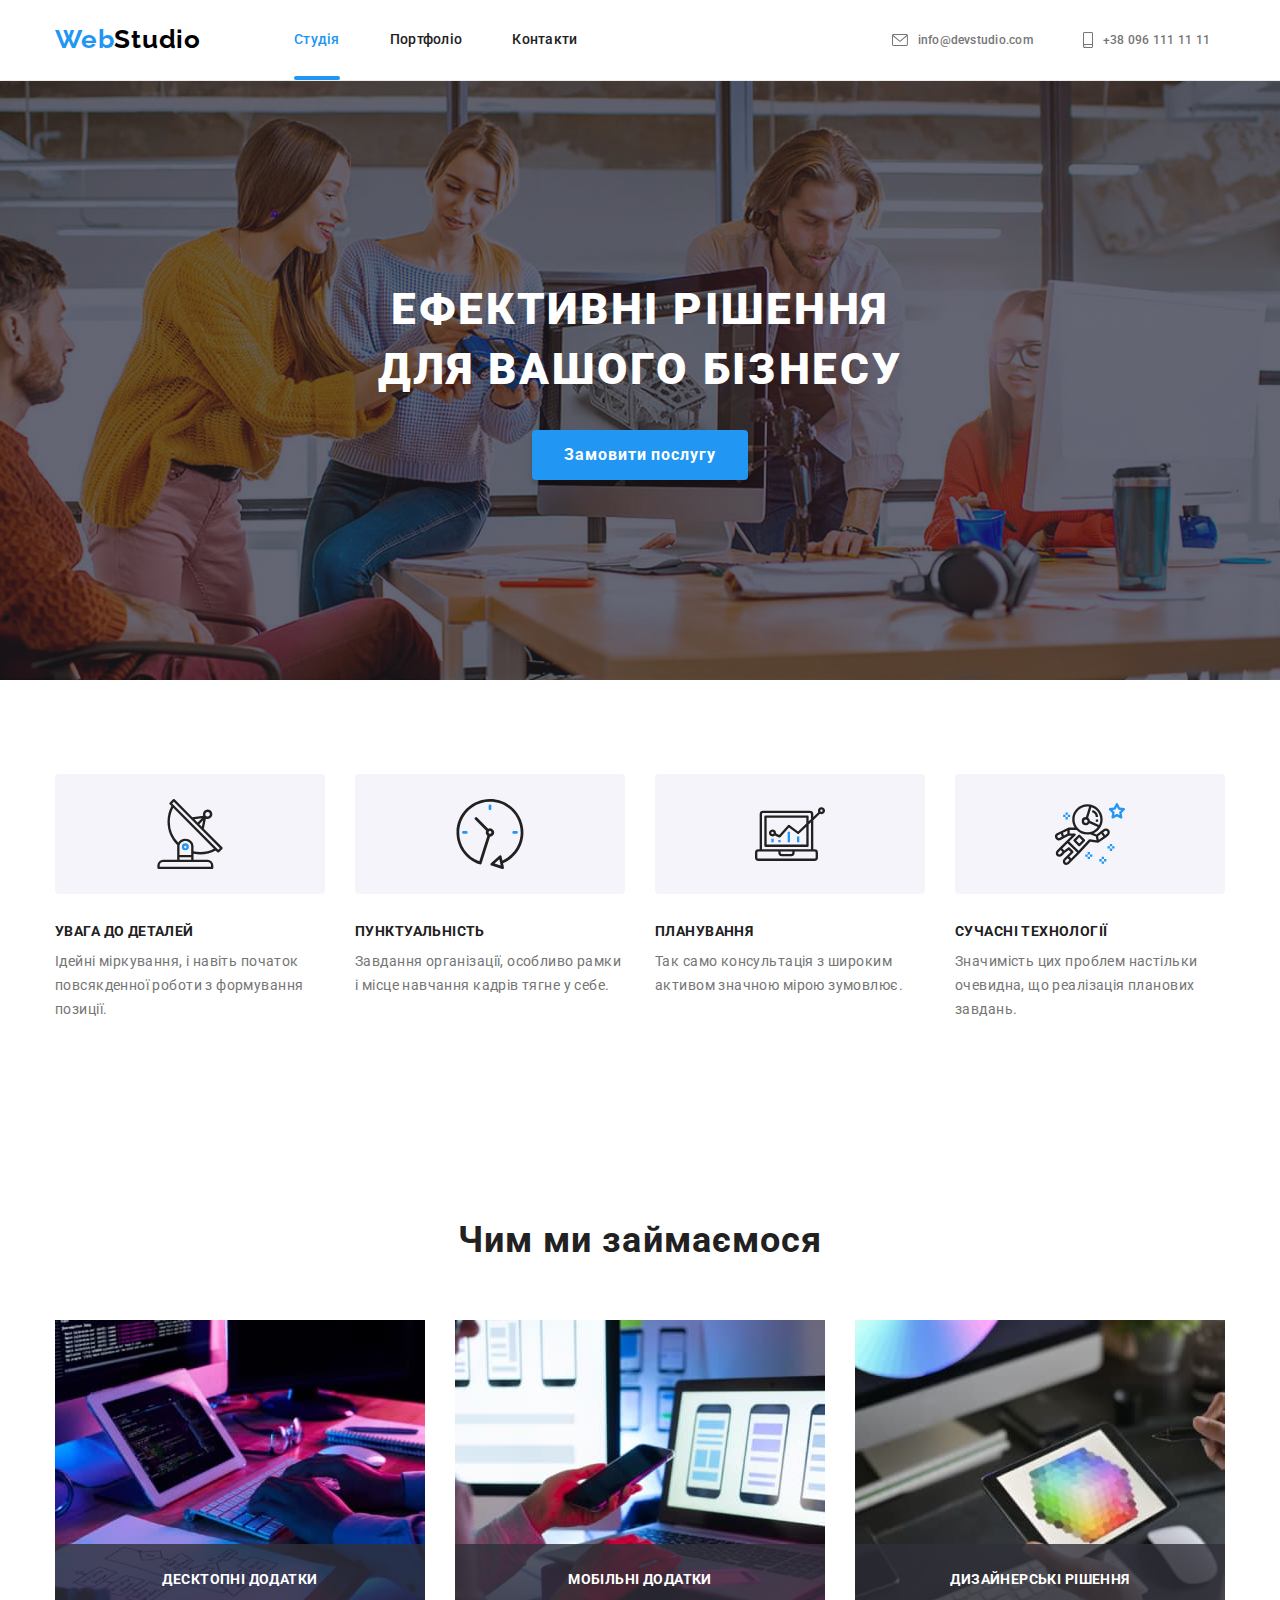
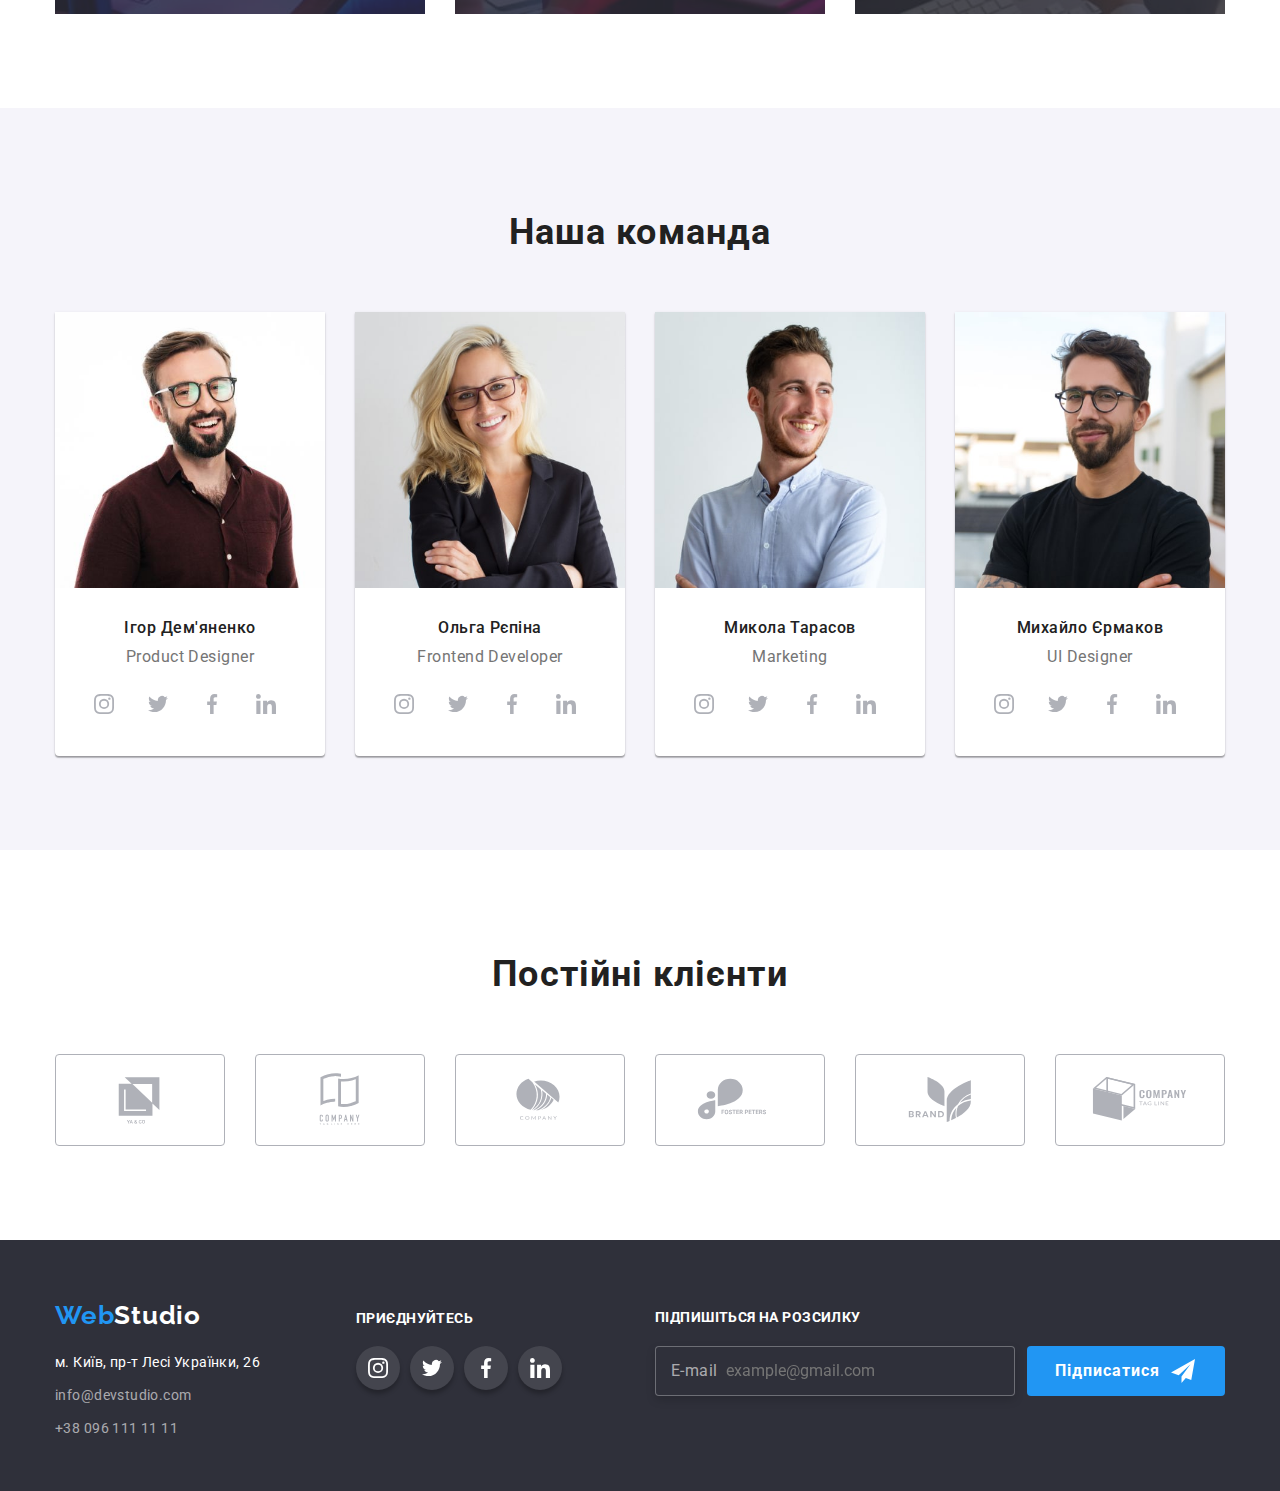
<file: index.html>
<!DOCTYPE html>
<html lang="ur">
  <head>
    <meta charset="UTF-8" />
    <meta http-equiv="X-UA-Compatible" content="IE=edge" />
    <meta name="viewport" content="width=device-width, initial-scale=1.0" />
    <title>WebStudio</title>
    <link
      href="https://fonts.googleapis.com/css2?family=Raleway:wght@700&family=Roboto:wght@400;500;700;900&display=swap"
      rel="stylesheet"
    />
    <link
      rel="stylesheet"
      href="https://cdnjs.cloudflare.com/ajax/libs/modern-normalize/1.1.0/modern-normalize.min.css"
    />

    <link rel="apple-touch-icon" sizes="180x180" href="./favicon_package_v0.16/apple-touch-icon.png">
    <link rel="icon" type="image/png" sizes="32x32" href="./favicon_package_v0.16/favicon-32x32.png">
    <link rel="icon" type="image/png" sizes="16x16" href="./favicon_package_v0.16/favicon-16x16.png">
    <link rel="manifest" href="./favicon_package_v0.16/site.webmanifest">
    <link rel="mask-icon" href="./favicon_package_v0.16/safari-pinned-tab.svg" color="#5bbad5">
    
    <meta name="msapplication-TileColor" content="#da532c">
    <meta name="theme-color" content="#ffffff">
    <link rel="icon" href="favicon_package_v0.16">

    <!-- Custom styles -->
    <link rel="stylesheet" href="./css/main.min.css" />
  </head>

  <body id="body">
    <!--   Header   -->
    <header class="conteiner header">
      <div class="header__container main-nav">
        <!-- Logo-->
        <a class="logo logo__header" href="/">
          <span class="logo_accent">Web</span
          ><span class="logo_black">Studio</span>
        </a>
        <!--Навигация хедера-->
        <nav class="navigation">
          <ul class="navigation__list list">
            <li class="navigation__item">
              <a
                href="./index.html"
                class="link navigation__link navigation__link--carrent"
                >Студія</a
              >
            </li>
            <li class="navigation__item">
              <a href="./partfolio.html" class="link navigation__link"
                >Портфоліо</a
              >
            </li>
            <li class="navigation__item">
              <a href="" class="link navigation__link">Контакти</a>
            </li>
          </ul>
        </nav>
        <!--Контакты-->
        <ul class="contacts list">
          <li class="contacts__item">
            <a href="mailto:info@devstudio.com" class="contacts__link"
              ><svg class="contacts__icon" width="16" height="12">
                <use href="./images/icon/symbol.svg#header-icon1"></use></svg
              >info@devstudio.com</a
            >
          </li>
          <li class="contacts__item">
            <a href="tel:+380961111111" class="contacts__link"
              ><svg class="contacts__icon" width="10" height="16">
                <use href="./images/icon/symbol.svg#header-icon2"></use></svg
              >+38 096 111 11 11</a
            >
          </li>
        </ul>
        <button
          class="menu-buttom is-open"
          aria-expanded="false"
          data-menu-button
        >
          <svg
            width="24"
            height="16"
            aria-label="Переключатель мобильного меню"
          >
            <use
              class="icon-cross"
              href="./images/icon/symbol.svg#close_24px"
            ></use>
            <use
              class="icon-menu"
              href="./images/icon/symbol.svg#menu_24px"
            ></use>
          </svg>
        </button>
      </div>
      <!-- МОБИЛЬНОЕ МЕНЮ -->

      <div class="mob-menu is-open" data-menu>
        <div class="mob-menu__navigation">
          <!-- Контент мобильного меню  -->

          <!-- Навигация  -->
          <ul class="mob-menu__list list">
            <li class="mob-menu__item">
              <a
                href="./index.html"
                class="link mob-menu__link mob-menu__link--carrent"
                >Студія</a
              >
            </li>
            <li class="mob-menu__item">
              <a href="./partfolio.html" class="link mob-menu__link"
                >Портфоліо</a
              >
            </li>
            <li class="mob-menu__item">
              <a href="" class="link mob-menu__link">Контакти</a>
            </li>
          </ul>

          <div class="mob-menu__bottom">
            <div class="mob-menu__contact">
              <a href="tel:+380961111111" class="mob-menu__tel-link">
                +38 096 111 11 11</a
              >
              > class="mob-contacts__item">
              <a href="mailto:info@devstudio.com" class="mob-menu__mail-link">
                info@devstudio.com</a
              >
            </div>
            <!-- Соцсети -->
            <div class="mob-menu__social">
              <ul class="mob-menu__social list">
                <li>
                  <a href="" class="mob-menu__social-link"
                    >Instagram<span class="mob-menu__line"></span
                  ></a>
                </li>
                <li>
                  <a href="" class="mob-menu__social-link"
                    >Twitter<span class="mob-menu__line"></span
                  ></a>
                </li>
                <li>
                  <a href="" class="mob-menu__social-link"
                    >Facebook<span class="mob-menu__line"></span
                  ></a>
                </li>
                <li>
                  <a href="" class="mob-menu__social-link">LinkedIn</a>
                </li>
              </ul>
            </div>
          </div>
        </div>
      </div>
    </header>

    <main class="main">
      <!-- Секция HERO-->
      <section class="hero">
        <h1 class="hero-title">
          Ефективні рішення <br />
          для вашого бізнесу
        </h1>

        <!--Модальное окно-->
        <button data-modal-open type="button" class="hiro-button">
          Замовити послугу
        </button>
        <div class="backdrop is-hidden" data-modal>
          <div class="modal">
            <div class="form">
              <p class="form-title">Залиште свої дані, ми вам передзвонимо</p>
            </div>
            <form name="modal-form" autocomplete="off">
              <!--Имя-->
              <div class="modal-form">
                <label for="name" class="modal-form__lable">Ім'я </label>
                <input
                  type="text"
                  class="modal-form__input"
                  name="name"
                  id="name"
                  placeholder=" "
                />
                <svg class="icon-form" width="18px" height="18px">
                  <use href="./images/icon/symbol.svg#person-black-18dp"></use>
                </svg>
              </div>
              <!--Телефон-->
              <div class="modal-form">
                <label for="tel" class="modal-form__lable">Телефон</label>
                <input
                  type="tel"
                  class="modal-form__input"
                  name="tel"
                  id="tel"
                  placeholder=" "
                />
                <svg class="icon-form" width="18px" height="18px">
                  <use href="./images/icon/symbol.svg#phone-black-18dp"></use>
                </svg>
              </div>
              <!--Почта-->
              <div class="modal-form">
                <label for="email" class="modal-form__lable">Пошта</label>
                <input
                  type="email"
                  class="modal-form__input"
                  name="email"
                  id="email"
                  placeholder=" "
                />
                <svg class="icon-form" width="18px" height="18px">
                  <use href="./images/icon/symbol.svg#email-black-18dp"></use>
                </svg>
              </div>
              <!--Комментарий-->
              <div class="modal-form__com">
                <label for="comment" class="modal-form__com-label"
                  >Коментар
                </label>
                <textarea
                  placeholder="Введіть текст"
                  class="modal-form__input textarea"
                  name="comment"
                  id="comment"
                  rows="5"
                ></textarea>
              </div>
              <!--Подтверждение-->
              <div class="modal-form__agree" role="group">
                <input
                  class="modal-form__checkbox"
                  type="checkbox"
                  name="agree"
                  id="user_agreement"
                  value="0"
                />
                <!-- Вариант с иконкой-->

                <svg class="modal-form__agreement-icon" width="18" height="16">
                  <use
                    class="uncheck"
                    href="./images/icon/symbol.svg#checkbox"
                  ></use>
                  <use
                    class="check"
                    href="./images/icon/symbol.svg#icon-check"
                  ></use>
                </svg>
                <label class="modal-form__agree-desk" for="user_agreement">
                  Погоджуюся з розсилкою та приймаю
                  <a href="">
                    <span class="modal-form__agree-desk modal-form__dogovor"
                      >Умови договору</span
                    ></a
                  >
                </label>
              </div>
              <div class="modal-form-botton">
                <button type="submit" class="modal-form__submit-button">
                  Відправити
                </button>
              </div>
            </form>
            <button data-modal-close class="modal-form__close-button">
              <svg class="modal-form__icon-close" width="18px" height="18px">
                <use
                  href="./images/icon/symbol.svg#icon-close-black-18dp"
                ></use>
              </svg>
            </button>
          </div>
        </div>
      </section>

      <!-- company benefits-->
      <section class="benefits">
        <div class="conteiner section">
          <h2 hidden class="section-title">company benefits</h2>
          <ul class="benefits__list list">
            <li class="benefits__item">
              <div class="benefits__icon-element">
                <svg class="benefits__icon" width="70" height="70">
                  <use href="./images/icon/symbol.svg#benefits-icon1"></use>
                </svg>
              </div>
              <h3 class="benefits__title">УВАГА ДО ДЕТАЛЕЙ</h3>
              <p class="benefits__text">
                Ідейні міркування, і навіть початок повсякденної роботи з
                формування позиції.
              </p>
            </li>
            <li class="benefits__item">
              <div class="benefits__icon-element">
                <svg class="benefits__icon" width="70" height="70">
                  <use href="./images/icon/symbol.svg#benefits-icon2"></use>
                </svg>
              </div>
              <h3 class="benefits__title">ПУНКТУАЛЬНІСТЬ</h3>
              <p class="benefits__text">
                Завдання організації, особливо рамки і місце навчання кадрів
                тягне у себе.
              </p>
            </li>
            <li class="benefits__item">
              <div class="benefits__icon-element">
                <svg class="benefits__icon" width="70" height="70">
                  <use href="./images/icon/symbol.svg#benefits-icon3"></use>
                </svg>
              </div>
              <h3 class="benefits__title">ПЛАНУВАННЯ</h3>
              <p class="benefits__text">
                Так само консультація з широким активом значною мірою зумовлює.
              </p>
            </li>
            <li class="benefits__item">
              <div class="benefits__icon-element">
                <svg class="benefits__icon" width="70" height="70">
                  <use href="./images/icon/symbol.svg#benefits-icon4"></use>
                </svg>
              </div>
              <h3 class="benefits__title">СУЧАСНІ ТЕХНОЛОГІЇ</h3>
              <p class="benefits__text">
                Значимість цих проблем настільки очевидна, що реалізація
                планових завдань.
              </p>
            </li>
          </ul>
        </div>
      </section>
      <!-- Чим ми займаємося-->
      <section class="section business">
        <div class="conteiner">
          <h2 class="section-title">Чим ми займаємося</h2>
          <ul class="business list">
            <li class="business__item">
              <img
                src="./images/business/business-img1.jpg"
                alt="Разработка"
                width="370"
              />
              <p class="business__text">Десктопні додатки</p>
            </li>
            <li class="business__item">
              <img
                src="./images/business/business-img2.jpg"
                alt="Мобильные приложения"
                width="370"
              />
              <p class="business__text">Мобільні додатки</p>
            </li>
            <li class="business__item">
              <img
                src="./images/business/business-img3.jpg"
                alt="Дизайн"
                width="370"
              />
              <p class="business__text">Дизайнерські рішення</p>
            </li>
          </ul>
        </div>
      </section>
      <!-- Наша команда-->
      <section class="section team">
        <div class="conteiner">
          <h2 class="section-title">Наша команда</h2>
          <ul class="team list">
            <li class="team__item">
              <picture>
                <source
                  srcset="
                    ./images/team/img-1/img-1.jpg    1x,
                    ./images/team/img-1/img-1-2x.jpg 2x
                  "
                  media="(min-width:1200px)"
                />
                <source
                  srcset="
                    ./images/team/img-1/img-1-tab.jpg    1x,
                    ./images/team/img-1/img-1-tab-2x.jpg 2x
                  "
                  media="(min-width:768px)"
                />
                <source
                  srcset="
                    ./images/team/img-1/img-1-mob.jpg    1x,
                    ./images/team/img-1/img-1-mob-2x.jpg 2x
                  "
                  media="(min-width:480px)"
                />

                <img
                  src="./images/team/img-1/img-1.jpg"
                  height="450"
                  width="460"
                  alt="Игорь Демьяненко"
                />
              </picture>
              <div class="text-wrapper">
                <h3 class="h">Ігор Дем'яненко</h3>
                <p class="p">Product Designer</p>

                <ul class="icon-wrapper list">
                  <li>
                    <a href="" class="social-icon-link">
                      <svg class="social-icon" width="20px" height="20px">
                        <use
                          href="./images/icon/symbol.svg#instagram-icon"
                        ></use>
                      </svg>
                    </a>
                  </li>
                  <li>
                    <a class="social-icon-link" href="">
                      <svg class="social-icon" width="20px" height="20px">
                        <use href="./images/icon/symbol.svg#twitter-icon"></use>
                      </svg>
                    </a>
                  </li>
                  <li>
                    <a class="social-icon-link" href="">
                      <svg class="social-icon" width="20px" height="20px">
                        <use
                          href="./images/icon/symbol.svg#facebook-icon"
                        ></use>
                      </svg>
                    </a>
                  </li>
                  <li>
                    <a class="social-icon-link" href="">
                      <svg class="social-icon" width="20px" height="20px">
                        <use
                          href="./images/icon/symbol.svg#linkedin-icon"
                        ></use>
                      </svg>
                    </a>
                  </li>
                </ul>
              </div>
            </li>
            <li class="team__item">
              <picture>
                <source
                  srcset="
                    ./images/team/img-2/img-1.jpg    1x,
                    ./images/team/img-2/img-1-2x.jpg 2x
                  "
                  media="(min-width:1200px)"
                />
                <source
                  srcset="
                    ./images/team/img-2/img-1-tab.jpg    1x,
                    ./images/team/img-2/img-1-tab-2x.jpg 2x
                  "
                  media="(min-width:768px)"
                />
                <source
                  srcset="
                    ./images/team/img-2/img-1-mob.jpg    1x,
                    ./images/team/img-2/img-1-mob-2x.jpg 2x
                  "
                  media="(min-width:480px)"
                />

                <img
                  src="./images/team/img-2/img-1.webp"
                  height="450"
                  width="460"
                  alt="Ольга Репина"
                />
              </picture>

              <h3 class="h">Ольга Рєпіна</h3>
              <p class="p">Frontend Developer</p>
              <ul class="icon-wrapper list">
                <li>
                  <a href="" class="social-icon-link">
                    <svg class="social-icon" width="20px" height="20px">
                      <use href="./images/icon/symbol.svg#instagram-icon"></use>
                    </svg>
                  </a>
                </li>
                <li>
                  <a class="social-icon-link" href="">
                    <svg class="social-icon" width="20px" height="20px">
                      <use href="./images/icon/symbol.svg#twitter-icon"></use>
                    </svg>
                  </a>
                </li>
                <li>
                  <a class="social-icon-link" href="">
                    <svg class="social-icon" width="20px" height="20px">
                      <use href="./images/icon/symbol.svg#facebook-icon"></use>
                    </svg>
                  </a>
                </li>
                <li>
                  <a class="social-icon-link" href="">
                    <svg class="social-icon" width="20px" height="20px">
                      <use href="./images/icon/symbol.svg#linkedin-icon"></use>
                    </svg>
                  </a>
                </li>
              </ul>
            </li>
            <li class="team__item">
              <picture>
                <source
                  srcset="
                    ./images/team/img-3/img-1.jpg    1x,
                    ./images/team/img-3/img-1-2x.jpg 2x
                  "
                  media="(min-width:1200px)"
                />
                <source
                  srcset="
                    ./images/team/img-3/img-1-tab.jpg    1x,
                    ./images/team/img-3/img-1-tab-2x.jpg 2x
                  "
                  media="(min-width:768px)"
                />
                <source
                  srcset="
                    ./images/team/img-3/img-1-mob.jpg    1x,
                    ./images/team/img-3/img-1-mob-2x.jpg 2x
                  "
                  media="(min-width:480px)"
                />

                <img
                  src="./images/team/img-3/img-1.webp"
                  height="450"
                  width="460"
                  alt="Николай Тарасов"
                />
              </picture>
              <h3 class="h">Микола Тарасов</h3>
              <p class="p">Marketing</p>
              <ul class="icon-wrapper list">
                <li>
                  <a href="" class="social-icon-link">
                    <svg class="social-icon" width="20px" height="20px">
                      <use href="./images/icon/symbol.svg#instagram-icon"></use>
                    </svg>
                  </a>
                </li>
                <li>
                  <a class="social-icon-link" href="">
                    <svg class="social-icon" width="20px" height="20px">
                      <use href="./images/icon/symbol.svg#twitter-icon"></use>
                    </svg>
                  </a>
                </li>
                <li>
                  <a class="social-icon-link" href="">
                    <svg class="social-icon" width="20px" height="20px">
                      <use href="./images/icon/symbol.svg#facebook-icon"></use>
                    </svg>
                  </a>
                </li>
                <li>
                  <a class="social-icon-link" href="">
                    <svg class="social-icon" width="20px" height="20px">
                      <use href="./images/icon/symbol.svg#linkedin-icon"></use>
                    </svg>
                  </a>
                </li>
              </ul>
            </li>
            <li class="team__item">
              <picture>
                <source
                  srcset="
                    ./images/team/img-4/img-1.jpg    1x,
                    ./images/team/img-4/img-1-2x.jpg 2x
                  "
                  media="(min-width:1200px)"
                />
                <source
                  srcset="
                    ./images/team/img-4/img-1-tab.jpg    1x,
                    ./images/team/img-4/img-1-tab-2x.jpg 2x
                  "
                  media="(min-width:768px)"
                />
                <source
                  srcset="
                    ./images/team/img-4/img-1-mob.jpg    1x,
                    ./images/team/img-4/img-1-mob-2x.jpg 2x
                  "
                  media="(min-width:480px)"
                />
                <img
                  src="./images/team/img-4/img-1.webp"
                  height="450"
                  width="460"
                  alt="Михаил Ермаков"
                />
              </picture>
              <h3 class="h">Михайло Єрмаков</h3>
              <p class="p">UI Designer</p>
              <ul class="icon-wrapper list">
                <li>
                  <a href="" class="social-icon-link">
                    <svg class="social-icon" width="20px" height="20px">
                      <use href="./images/icon/symbol.svg#instagram-icon"></use>
                    </svg>
                  </a>
                </li>
                <li>
                  <a class="social-icon-link" href="">
                    <svg class="social-icon" width="20px" height="20px">
                      <use href="./images/icon/symbol.svg#twitter-icon"></use>
                    </svg>
                  </a>
                </li>
                <li>
                  <a class="social-icon-link" href="">
                    <svg class="social-icon" width="20px" height="20px">
                      <use href="./images/icon/symbol.svg#facebook-icon"></use>
                    </svg>
                  </a>
                </li>
                <li>
                  <a class="social-icon-link" href="">
                    <svg class="social-icon" width="20px" height="20px">
                      <use href="./images/icon/symbol.svg#linkedin-icon"></use>
                    </svg>
                  </a>
                </li>
              </ul>
            </li>
          </ul>
        </div>
      </section>
      <!-- Постійні клієнти-->
      <section class="section client">
        <div class="conteiner">
          <h2 class="section-title">Постійні клієнти</h2>
          <ul class="client-list list">
            <li class="client-list__item-icon">
              <a class="link-icon" href="">
                <svg class="icon-client" width="106" height="60">
                  <use href="./images/icon/symbol.svg#client-icon1"></use>
                </svg>
              </a>
            </li>

            <li class="client-list__item-icon">
              <a class="link-icon" href="">
                <svg class="icon-client" width="106" height="60">
                  <use href="./images/icon/symbol.svg#client-icon2"></use>
                </svg>
              </a>
            </li>
            <li class="client-list__item-icon">
              <a class="link-icon" href="">
                <svg class="icon-client" width="106" height="60">
                  <use href="./images/icon/symbol.svg#client-icon3"></use>
                </svg>
              </a>
            </li>
            <li class="client-list__item-icon">
              <a class="link-icon" href="">
                <svg class="icon-client" width="106" height="60">
                  <use href="./images/icon/symbol.svg#client-icon4"></use>
                </svg>
              </a>
            </li>
            <li class="client-list__item-icon">
              <a class="link-icon" href="">
                <svg class="icon-client" width="106" height="60">
                  <use href="./images/icon/symbol.svg#client-icon5"></use>
                </svg>
              </a>
            </li>
            <li class="client-list__item-icon">
              <a class="link-icon" href="">
                <svg class="icon-client" width="106" height="60">
                  <use href="./images/icon/symbol.svg#client-icon6"></use>
                </svg>
              </a>
            </li>
          </ul>
        </div>
      </section>
    </main>
    <!--footer-->
    <footer class="footer">
      <div class="conteiner futter-flex-conteiner">
        <div class="link-wrapper">
          <a class="logo logo__footer" href="/">
            <span class="logo_accent">Web</span
            ><span class="logo_white">Studio</span>
          </a>
          <address>
            <!--<p>м. Київ, пр-т Лесі Українки, 26</p> -->
            <ul class="contact-footer list">
              <li class="contact-footer__item">
                <a
                  href="https://goo.gl/maps/ptrBTeEQP2t1zgC17"
                  class="adress-footer"
                >
                  <span class="ad-color"
                    >м. Київ, пр-т Лесі Українки, 26</span
                  ></a
                >
              </li>
              <li class="contact-footer__item">
                <a href="mailto:info@devstudio.com" class="adress-footer"
                  >info@devstudio.com</a
                >
              </li>
              <li class="contact-footer__item">
                <a href="tel:+380961111111" class="adress-footer"
                  >+38 096 111 11 11</a
                >
              </li>
            </ul>
          </address>
        </div>
        <!--Соцсети-->
        <div class="footer-icon-wrapper">
          <p class="footer-icon-text">приєднуйтесь</p>
          <ul class="list-icon-wrapper list">
            <li class="fotter-item-icon">
              <a href="" class="footer-link-icon">
                <svg class="social-icon" width="20px" height="20px">
                  <use href="./images/icon/symbol.svg#instagram-icon"></use>
                </svg>
              </a>
            </li>
            <li class="fotter-item-icon">
              <a href="" class="footer-link-icon">
                <svg class="social-icon" width="20px" height="20px">
                  <use href="./images/icon/symbol.svg#twitter-icon"></use>
                </svg>
              </a>
            </li>
            <li class="fotter-item-icon">
              <a href="" class="footer-link-icon">
                <svg class="social-icon" width="20px" height="20px">
                  <use href="./images/icon/symbol.svg#facebook-icon"></use>
                </svg>
              </a>
            </li>
            <li class="fotter-item-icon">
              <a href="" class="footer-link-icon">
                <svg class="social-icon" width="20px" height="20px">
                  <use href="./images/icon/symbol.svg#linkedin-icon"></use>
                </svg>
              </a>
            </li>
          </ul>
        </div>
        <!-- Подписка -->

        <div class="mailing">
          <h2 class="mailing-heder">Підпишіться на розсилку</h2>
          <div class="mailing-form">
            <form name="mailin" class="form-mailing">
              <div class="form-field">
                <input
                  type="email"
                  class="form-input"
                  name="mailing"
                  id="mailing"
                  placeholder="example@gmail.com"
                />
                <label for="mailing" class="form-label">E-mail</label>
              </div>
              <button type="submit" class="button-submit">Підписатися</button>
            </form>
          </div>
        </div>
      </div>
    </footer>
    <script src="./js/modal.js"></script>
    <script src="./js/menu.js"></script>
   
  </body>
</html>
</file>
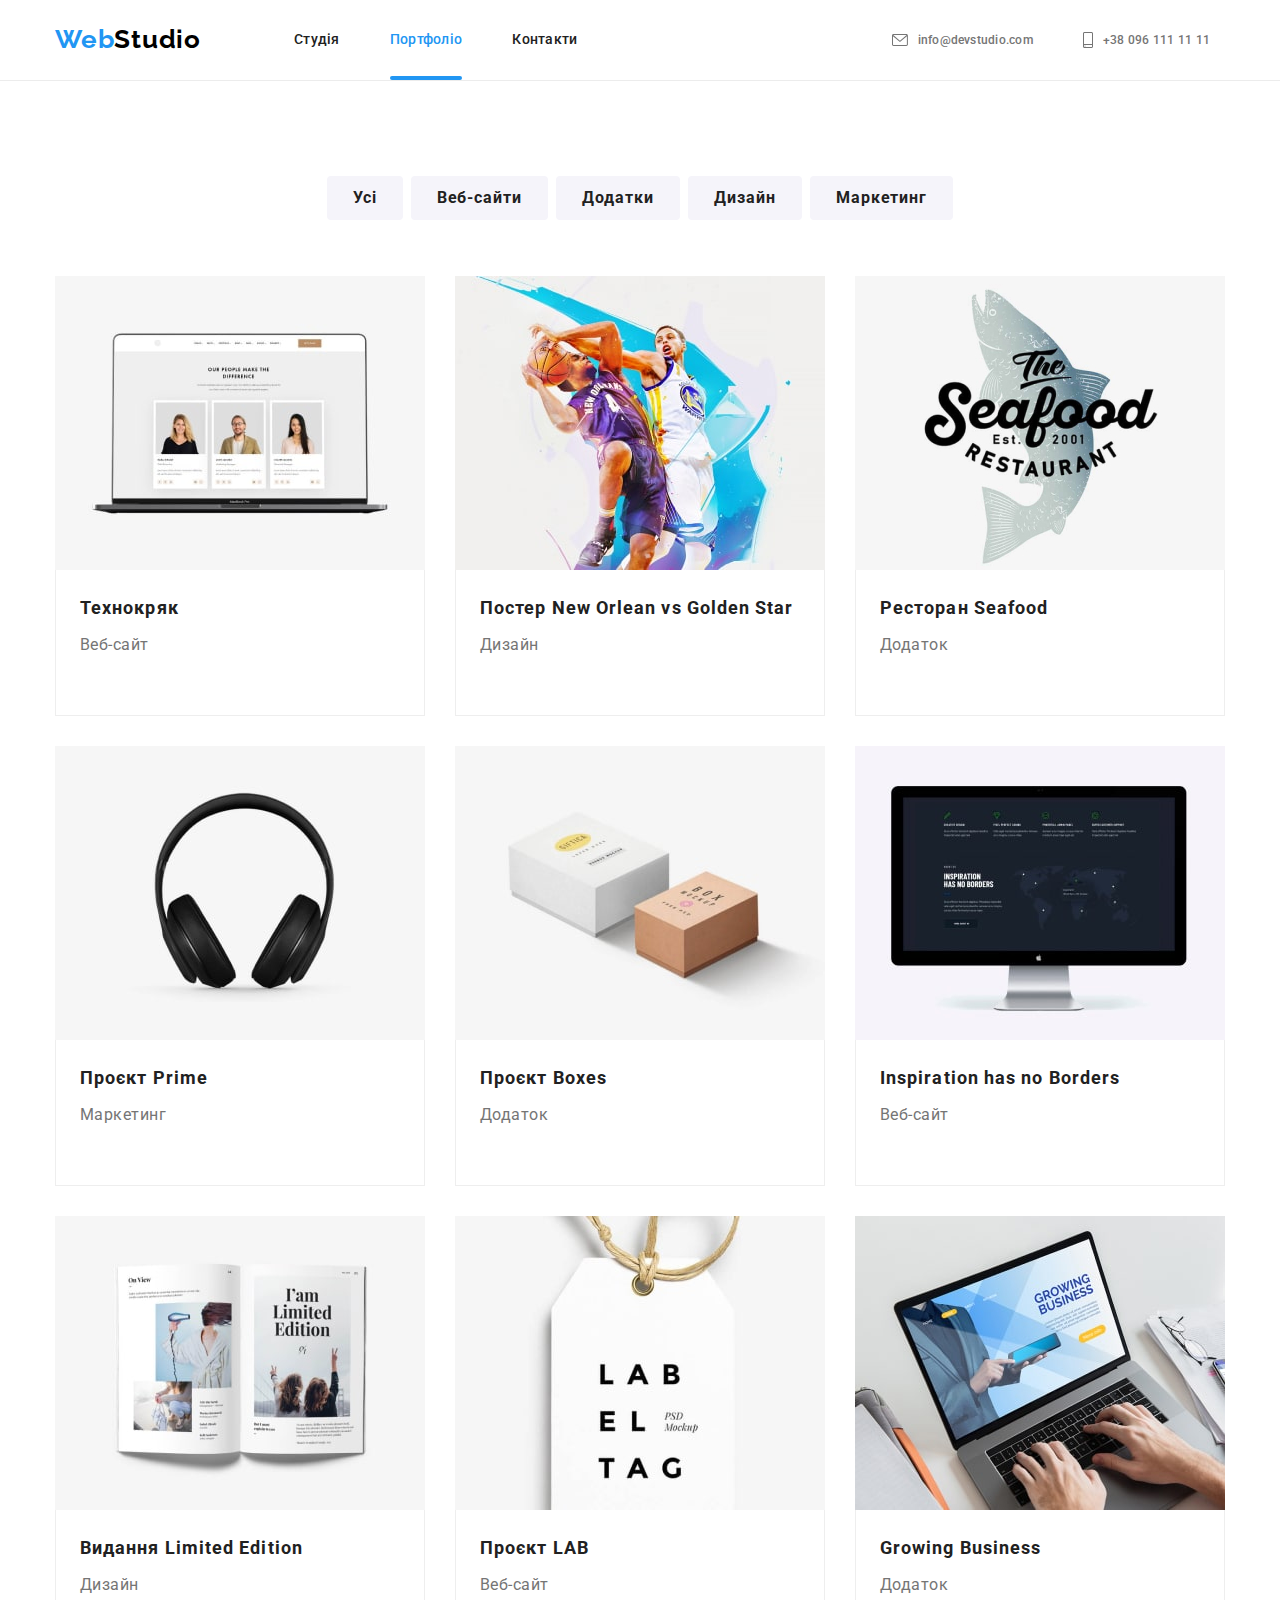
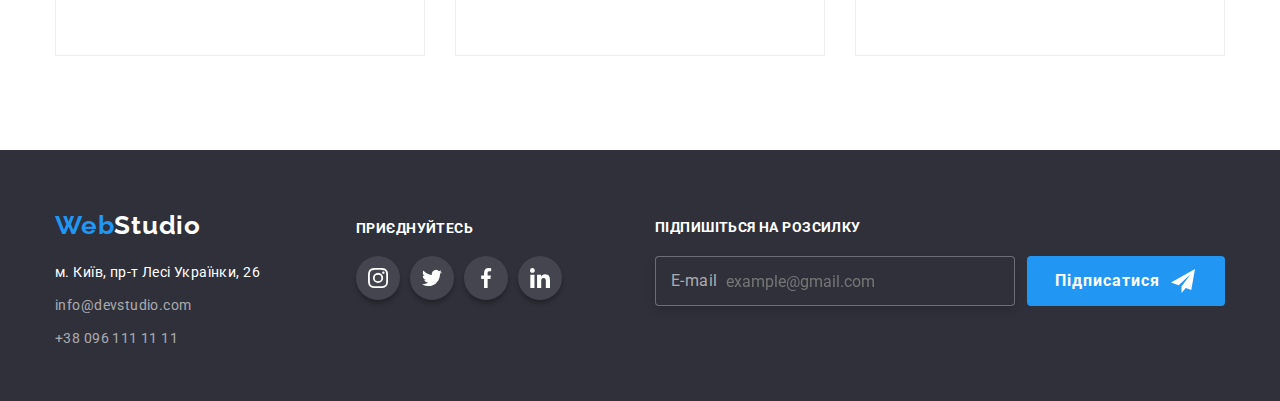
<file: partfolio.html>
<!DOCTYPE html>
<html lang="ur">
  <head>
    <meta charset="UTF-8" />
    <meta http-equiv="X-UA-Compatible" content="IE=edge" />
    <meta name="viewport" content="width=device-width, initial-scale=1.0" />
    <title>Home Work 4</title>
    <link
      href="https://fonts.googleapis.com/css2?family=Raleway:wght@700&family=Roboto:wght@400;500;700;900&display=swap"
      rel="stylesheet"
    />
    <link
      rel="stylesheet"
      href="https://cdnjs.cloudflare.com/ajax/libs/modern-normalize/1.1.0/modern-normalize.min.css"
    />
    <link rel="stylesheet" href="./css/main.min.css" />
  </head>
  <body>
       <!--   Header   -->
       <header class="conteiner header">
        <div class="header__container main-nav">
          <!-- Logo-->
          <a class="logo logo__header" href="/">
            <span class="logo_accent">Web</span
            ><span class="logo_black">Studio</span>
          </a>
          <!--Навигация хедера-->
          <nav class="navigation">
            <ul class="navigation__list list">
              <li class="navigation__item">
                <a
                  href="./index.html"
                  class="link navigation__link "
                  >Студія</a
                >
              </li>
              <li class="navigation__item">
                <a href="./partfolio.html" class="link navigation__link navigation__link--carrent"
                  >Портфоліо</a
                >
              </li>
              <li class="navigation__item">
                <a href="" class="link navigation__link">Контакти</a>
              </li>
            </ul>
          </nav>
          <!--Контакты-->
          <ul class="contacts list">
            <li class="contacts__item">
              <a href="mailto:info@devstudio.com" class="contacts__link"
                ><svg class="contacts__icon" width="16" height="12">
                  <use href="./images/icon/symbol.svg#header-icon1"></use></svg
                >info@devstudio.com</a
              >
            </li>
            <li class="contacts__item">
              <a href="tel:+380961111111" class="contacts__link"
                ><svg class="contacts__icon" width="10" height="16">
                  <use href="./images/icon/symbol.svg#header-icon2"></use></svg
                >+38 096 111 11 11</a
              >
            </li>
          </ul>
          <button
            class="menu-buttom is-open"
            aria-expanded="false"
            data-menu-button
          >
            <svg
              width="24"
              height="16"
              aria-label="Переключатель мобильного меню"
            >
              <use
                class="icon-cross"
                href="./images/icon/symbol.svg#close_24px"
              ></use>
              <use
                class="icon-menu"
                href="./images/icon/symbol.svg#menu_24px"
              ></use>
            </svg>
          </button>
        </div>
        <!-- МОБИЛЬНОЕ МЕНЮ -->
  
        <div class="mob-menu is-open" data-menu>
          <div class="mob-menu__navigation">
            <!-- Контент мобильного меню  -->
  
            <!-- Навигация  -->
            <ul class="mob-menu__list list">
              <li class="mob-menu__item">
                <a
                  href="./index.html"
                  class="link mob-menu__link "
                  >Студія</a
                >
              </li>
              <li class="mob-menu__item">
                <a href="./partfolio.html" class="link mob-menu__link mob-menu__link--carrent"
                  >Портфоліо</a
                >
              </li>
              <li class="mob-menu__item">
                <a href="" class="link mob-menu__link">Контакти</a>
              </li>
            </ul>
  
            <div class="mob-menu__bottom">
              <div class="mob-menu__contact">
                <a href="tel:+380961111111" class="mob-menu__tel-link">
                  +38 096 111 11 11</a
                >
                > class="mob-contacts__item">
                <a href="mailto:info@devstudio.com" class="mob-menu__mail-link">
                  info@devstudio.com</a
                >
              </div>
              <!-- Соцсети -->
              <div class="mob-menu__social">
                <ul class="mob-menu__social list">
                  <li>
                    <a href="" class="mob-menu__social-link"
                      >Instagram<span class="mob-menu__line"></span
                    ></a>
                  </li>
                  <li>
                    <a href="" class="mob-menu__social-link"
                      >Twitter<span class="mob-menu__line"></span
                    ></a>
                  </li>
                  <li>
                    <a href="" class="mob-menu__social-link"
                      >Facebook<span class="mob-menu__line"></span
                    ></a>
                  </li>
                  <li>
                    <a href="" class="mob-menu__social-link">LinkedIn</a>
                  </li>
                </ul>
              </div>
            </div>
          </div>
        </div>
      </header>
  
    <main class="main">
      <section class="section works">
        <div class="conteiner">
          <h1 hidden>Наши работы</h1>
          <!-- фильтр -->
        <nav>
          <ul class="filter list">
            <li  class="filter__item">
              <button data-f = "all" type="button" class="button">Усі</button>
            </li>
            <li  class="filter__item">
              <button data-f = "web" type="button" class="button">Веб-сайти</button>
            </li>
            <li  class="filter__item">
              <button data-f = "apl" type="button" class="button">Додатки</button>
            </li>
            <li  class="filter__item">
              <button data-f = "designe" type="button" class="button">Дизайн</button>
            </li>
            <li  class="filter__item">
              <button data-f = "market" type="button" class="button">Маркетинг</button>
            </li>
          </ul>
        </nav>
          <!-- Галлерея работ-->
          <ul class="work list">
            <li class="work__item web ">
              <a href=""
                ><div class="work-img">
                  <picture>
                    <source
                      srcset="
                        ./images/projects/project-1/1.jpg    1x,
                        ./images/projects/project-1/1-2x.jpg 2x
                      "
                      media="(min-width:1200px)"
                    />
                    <source
                      srcset="
                        ./images/projects/project-1/1-tab.jpg    1x,
                        ./images/projects/project-1/1-tab-2x.jpg 2x
                      "
                      media="(min-width:768px)"
                    />
                    <source
                      srcset="
                        ./images/projects/project-1/1-mob.jpg    1x,
                        ./images/projects/project-1/1-mob-2x.jpg 2x
                      "
                      media="(min-width:480px)"
                    />
                    <img
                      src="./images/projects/project-1/1.jpg"
                      alt="Технокряк"
                      width="450"
                      height="294"
                    />
                  </picture>

                  <div class="work-text">
                    <p>
                      Ресурс пропонує комплексні пропозиції з різним рівнем
                      функціоналу та сервісів. Все це дозволить відвідувачу
                      отримати вичерпні відомості про компанію чи приватну
                      особу.
                    </p>
                  </div>
                </div>
                <div class="bord">
                  <h2 class="h">Технокряк </h2>
                  <p class="p">Веб-сайт</p>
                </div></a
              >
            </li>
            <li class="work__item designe">
              <a href="">
                <div class="work-img">
                  <picture>
                    <source
                      srcset="
                        ./images/projects/project-2/1.jpg    1x,
                        ./images/projects/project-2/1-2x.jpg 2x
                      "
                      media="(min-width:1200px)"
                    />
                    <source
                      srcset="
                        ./images/projects/project-2/1-tab.jpg    1x,
                        ./images/projects/project-2/1-tab-2x.jpg 2x
                      "
                      media="(min-width:768px)"
                    />
                    <source
                      srcset="
                        ./images/projects/project-2/1-mob.jpg    1x,
                        ./images/projects/project-2/1-mob-2x.jpg 2x
                      "
                      media="(min-width:480px)"
                    />
                    <img
                      src="./images/projects/project-2/1.jpg"
                      alt="Дизайн"
                      width="450"
                      height="294"
                    />
                  </picture>
                  <div class="work-text">
                    <p>
                      Ресурс пропонує комплексні пропозиції з різним рівнем
                      функціоналу та сервісів. Все це дозволить відвідувачу
                      отримати вичерпні відомості про компанію чи приватну
                      особу.
                    </p>
                  </div>
                </div>
                <div class="bord">
                  <h2 class="h">Постер New Orlean vs Golden Star</h2>
                  <p class="p">Дизайн</p>
                </div></a
              >
            </li>
            <li class="work__item apl">
              <a href="">
                <div class="work-img">
                  <picture>
                    <source
                      srcset="
                        ./images/projects/project-3/1.jpg    1x,
                        ./images/projects/project-3/1-2x.jpg 2x
                      "
                      media="(min-width:1200px)"
                    />
                    <source
                      srcset="
                        ./images/projects/project-3/1-tab.jpg    1x,
                        ./images/projects/project-3/1-tab-2x.jpg 2x
                      "
                      media="(min-width:768px)"
                    />
                    <source
                      srcset="
                        ./images/projects/project-3/1-mob.jpg    1x,
                        ./images/projects/project-3/1-mob-2x.jpg 2x
                      "
                      media="(min-width:480px)"
                    />

                    <img
                      src="./images/projects/project-3/1.jpg"
                      alt="Приложение"
                      width="450"
                      height="294"
                    />
                  </picture>
                  <div class="work-text">
                    <p>
                      Ресурс пропонує комплексні пропозиції з різним рівнем
                      функціоналу та сервісів. Все це дозволить відвідувачу
                      отримати вичерпні відомості про компанію чи приватну
                      особу.
                    </p>
                  </div>
                </div>
                <div class="bord">
                  <h2 class="h">Ресторан Seafood</h2>
                  <p class="p">Додаток</p>
                </div></a
              >
            </li>
            <li class="work__item market">
              <a href="">
                <div class="work-img">
                  <picture>
                    <source
                      srcset="
                        ./images/projects/project-4/1.jpg    1x,
                        ./images/projects/project-4/1-2x.jpg 2x
                      "
                      media="(min-width:1200px)"
                    />
                    <source
                      srcset="
                        ./images/projects/project-4/1-tab.jpg    1x,
                        ./images/projects/project-4/1-tab-2x.jpg 2x
                      "
                      media="(min-width:768px)"
                    />
                    <source
                      srcset="
                        ./images/projects/project-4/1-mob.jpg    1x,
                        ./images/projects/project-4/1-mob-2x.jpg 2x
                      "
                      media="(min-width:480px)"
                    />
                    <img
                      src="./images/projects/project-4/1.jpg"
                      alt="Маректинг"
                      width="450"
                      height="294"
                    />
                  </picture>
                  <div class="work-text">
                    <p>
                      Ресурс пропонує комплексні пропозиції з різним рівнем
                      функціоналу та сервісів. Все це дозволить відвідувачу
                      отримати вичерпні відомості про компанію чи приватну
                      особу.
                    </p>
                  </div>
                </div>

                <div class="bord">
                  <h2 class="h">Проєкт Prime</h2>
                  <p class="p">Маркетинг</p>
                </div></a
              >
            </li>
            <li class="work__item apl">
              <a href="">
                <div class="work-img">
                  <picture>
                    <source
                      srcset="
                        ./images/projects/project-5/1.jpg    1x,
                        ./images/projects/project-5/1-2x.jpg 2x
                      "
                      media="(min-width:1200px)"
                    />
                    <source
                      srcset="
                        ./images/projects/project-5/1-tab.jpg    1x,
                        ./images/projects/project-5/1-tab-2x.jpg 2x
                      "
                      media="(min-width:768px)"
                    />
                    <source
                      srcset="
                        ./images/projects/project-5/1-mob.jpg    1x,
                        ./images/projects/project-5/1-mob-2x.jpg 2x
                      "
                      media="(min-width:480px)"
                    />
                    <img
                      src="./images/projects/project-5/1.jpg"
                      alt="Приложение"
                      width="450"
                      height="294"
                    />
                  </picture>
                  <div class="work-text">
                    <p>
                      Ресурс пропонує комплексні пропозиції з різним рівнем
                      функціоналу та сервісів. Все це дозволить відвідувачу
                      отримати вичерпні відомості про компанію чи приватну
                      особу.
                    </p>
                  </div>
                </div>
                <div class="bord">
                  <h2 class="h">Проєкт Boxes</h2>
                  <p class="p">Додаток</p>
                </div></a
              >
            </li>
            <li class="work__item web">
              <a href="">
                <div class="work-img">
                  <picture>
                    <source
                      srcset="
                        ./images/projects/project-6/1.jpg    1x,
                        ./images/projects/project-6/1-2x.jpg 2x
                      "
                      media="(min-width:1200px)"
                    />
                    <source
                      srcset="
                        ./images/projects/project-6/1-tab.jpg    1x,
                        ./images/projects/project-6/1-tab-2x.jpg 2x
                      "
                      media="(min-width:768px)"
                    />
                    <source
                      srcset="
                        ./images/projects/project-6/1-mob.jpg    1x,
                        ./images/projects/project-6/1-mob-2x.jpg 2x
                      "
                      media="(min-width:480px)"
                    />
                    <img
                      src="./images/projects/project-6/1.jpg"
                      alt="Веб-сайт"
                      width="450"
                      height="294"
                    />
                  </picture>
                  <div class="work-text">
                    <p>
                      Ресурс пропонує комплексні пропозиції з різним рівнем
                      функціоналу та сервісів. Все це дозволить відвідувачу
                      отримати вичерпні відомості про компанію чи приватну
                      особу.
                    </p>
                  </div>
                </div>
                <div class="bord">
                  <h2 class="h">Inspiration has no Borders</h2>
                  <p class="p">Веб-сайт</p>
                </div></a
              >
            </li>
            <li class="work__item designe">
              <a href="">
                <div class="work-img">
                  <picture>
                    <source
                      srcset="
                        ./images/projects/project-7/1.jpg    1x,
                        ./images/projects/project-7/1-2x.jpg 2x
                      "
                      media="(min-width:1200px)"
                    />
                    <source
                      srcset="
                        ./images/projects/project-7/1-tab.jpg    1x,
                        ./images/projects/project-7/1-tab-2x.jpg 2x
                      "
                      media="(min-width:768px)"
                    />
                    <source
                      srcset="
                        ./images/projects/project-7/1-mob.jpg    1x,
                        ./images/projects/project-7/1-mob-2x.jpg 2x
                      "
                      media="(min-width:480px)"
                    />
                    <img
                      src="./images/projects/project-7/1.jpg"
                      alt="Дизайн"
                      width="450"
                      height="294"
                    />
                  </picture>
                  <div class="work-text">
                    <p>
                      Ресурс пропонує комплексні пропозиції з різним рівнем
                      функціоналу та сервісів. Все це дозволить відвідувачу
                      отримати вичерпні відомості про компанію чи приватну
                      особу.
                    </p>
                  </div>
                </div>
                <div class="bord">
                  <h2 class="h">Видання Limited Edition</h2>
                  <p class="p">Дизайн</p>
                </div></a
              >
            </li>
            <li class="work__item web">
              <a href="">
                <div class="work-img">
                  <picture>
                    <source
                      srcset="
                        ./images/projects/project-8/1.jpg    1x,
                        ./images/projects/project-8/1-2x.jpg 2x
                      "
                      media="(min-width:1200px)"
                    />
                    <source
                      srcset="
                        ./images/projects/project-8/1-tab.jpg    1x,
                        ./images/projects/project-8/1-tab-2x.jpg 2x
                      "
                      media="(min-width:768px)"
                    />
                    <source
                      srcset="
                        ./images/projects/project-8/1-mob.jpg    1x,
                        ./images/projects/project-8/1-mob-2x.jpg 2x
                      "
                      media="(min-width:480px)"
                    />
                    <img
                      src="./images/projects/project-8/1.jpg"
                      alt="Маркетинг"
                      width="450"
                      height="294"
                    />
                  </picture>
                  <div class="work-text">
                    <p>
                      Ресурс пропонує комплексні пропозиції з різним рівнем
                      функціоналу та сервісів. Все це дозволить відвідувачу
                      отримати вичерпні відомості про компанію чи приватну
                      особу.
                    </p>
                  </div>
                </div>
                <div class="bord">
                  <h2 class="h">Проєкт LAB</h2>
                  <p class="p">Веб-сайт</p>
                </div></a
              >
            </li>
            <li class="work__item apl">
              <a href="">
                <div class="work-img">
                  <picture>
                    <source
                      srcset="
                        ./images/projects/project-9/1.jpg    1x,
                        ./images/projects/project-9/1-2x.jpg 2x
                      "
                      media="(min-width:1200px)"
                    />
                    <source
                      srcset="
                        ./images/projects/project-9/1-tab.jpg    1x,
                        ./images/projects/project-9/1-tab-2x.jpg 2x
                      "
                      media="(min-width:768px)"
                    />
                    <source
                      srcset="
                        ./images/projects/project-9/1-mob.jpg    1x,
                        ./images/projects/project-9/1-mob-2x.jpg 2x
                      "
                      media="(min-width:480px)"
                    />
                    <img
                      src="./images/projects/project-9/1.jpg"
                      alt="Приложение"
                      width="450"
                      height="294"
                    />
                  </picture>
                  <div class="work-text">
                    <p>
                      Ресурс пропонує комплексні пропозиції з різним рівнем
                      функціоналу та сервісів. Все це дозволить відвідувачу
                      отримати вичерпні відомості про компанію чи приватну
                      особу.
                    </p>
                  </div>
                </div>
                <div class="bord">
                  <h2 class="h">Growing Business</h2>
                  <p class="p">Додаток</p>
                </div></a
              >
            </li>
          </ul>
        </div>
      </section>
    </main>
    <!--footer-->
    <!--footer-->
    <footer class="footer">
      <div class="conteiner futter-flex-conteiner">
        <div class="link-wrapper">
          <a class="logo logo__footer" href="/">
            <span class="logo_accent">Web</span
            ><span class="logo_white">Studio</span>
          </a>
          <address>
            <!--<p>м. Київ, пр-т Лесі Українки, 26</p> -->
            <ul class="contact-footer list">
              <li class="contact-footer__item">
                <a
                  href="https://goo.gl/maps/ptrBTeEQP2t1zgC17"
                  class="adress-footer"
                >
                  <span class="ad-color"
                    >м. Київ, пр-т Лесі Українки, 26</span
                  ></a
                >
              </li>
              <li class="contact-footer__item">
                <a href="mailto:info@devstudio.com" class="adress-footer"
                  >info@devstudio.com</a
                >
              </li>
              <li class="contact-footer__item">
                <a href="tel:+380961111111" class="adress-footer"
                  >+38 096 111 11 11</a
                >
              </li>
            </ul>
          </address>
        </div>
        <!--Соцсети-->
        <div class="footer-icon-wrapper">
          <p class="footer-icon-text">приєднуйтесь</p>
          <ul class="list-icon-wrapper list">
            <li class="fotter-item-icon">
              <a href="" class="footer-link-icon">
                <svg class="social-icon" width="20px" height="20px">
                  <use href="./images/icon/symbol.svg#instagram-icon"></use>
                </svg>
              </a>
            </li>
            <li class="fotter-item-icon">
              <a href="" class="footer-link-icon">
                <svg class="social-icon" width="20px" height="20px">
                  <use href="./images/icon/symbol.svg#twitter-icon"></use>
                </svg>
              </a>
            </li>
            <li class="fotter-item-icon">
              <a href="" class="footer-link-icon">
                <svg class="social-icon" width="20px" height="20px">
                  <use href="./images/icon/symbol.svg#facebook-icon"></use>
                </svg>
              </a>
            </li>
            <li class="fotter-item-icon">
              <a href="" class="footer-link-icon">
                <svg class="social-icon" width="20px" height="20px">
                  <use href="./images/icon/symbol.svg#linkedin-icon"></use>
                </svg>
              </a>
            </li>
          </ul>
        </div>
        <!-- Подписка -->

        <div class="mailing">
          <h2 class="mailing-heder">Підпишіться на розсилку</h2>
          <div class="mailing-form">
            <form name="mailin" class="form-mailing">
              <div class="form-field">
                <input
                  type="email"
                  class="form-input"
                  name="mailing"
                  id="mailing"
                  placeholder="example@gmail.com"
                />
                <label for="mailing" class="form-label">E-mail</label>
              </div>
              <button type="submit" class="button-submit">Підписатися</button>
            </form>
          </div>
        </div>
      </div>
    </footer>
    <!-- <script src="./js/modal.js"></script> -->
    <script src="./js/menu.js"></script>
    <script src="./js/filter.js"></script>
    
  </body>
</html>
</file>
<file: css/main.min.css>
:root{--main-font: "Roboto", sans-serif;--secondary-font: "Raleway", sans-serif;--header-text-color: #212121;--paragraf-text-color: #757575;--accent-color: #2196f3;--primery-background-color: #ffffff;--n-row: 3;--card-margin: 30px}.visually-hidden{position:absolute;white-space:nowrap;width:1px;height:1px;overflow:hidden;border:0;padding:0;clip:rect(0 0 0 0);-webkit-clip-path:inset(50%);clip-path:inset(50%);margin:-1px}html{-webkit-box-sizing:border-box;box-sizing:border-box}*,*::before,*::after{-webkit-box-sizing:inherit;box-sizing:inherit}a{text-decoration:none}h1,h2,h3,h4,h5,h6,p{margin:0}img{display:block;max-width:100%;height:auto}.link{text-decoration:none;color:currentColor}.list{list-style:none;padding:0;margin:0}body{color:var(--header-text-color);background-color:var(--primery-background-color);font-family:Roboto,sans-serif}body body.modal-open{overflow:hidden}.section-title{margin-top:0px;font-weight:700;font-size:28px;line-height:1.17;text-align:center;margin-bottom:30px;letter-spacing:.03em;color:var(--header-text-color)}@media screen and (min-width: 1200px){.section-title{font-size:36px;line-height:1.17;margin-bottom:50px;line-height:1.67}}.main{padding-top:80px}.logo{display:block;text-decoration:none;font-family:"Raleway",sans-serif;font-style:normal;font-weight:700;font-size:26px;line-height:1.2;letter-spacing:.03em;display:block;text-align:center;text-decoration:none}@media screen and (max-width: 767px){.logo{padding-top:16px;padding-bottom:16px;padding-left:15px}}.logo_accent{color:var(--accent-color)}.logo_black{color:#000}.logo_white{color:#fff}.logo__header{text-align:left}.logo__footer{text-align:center}@media screen and (min-width: 1200px){.logo__footer{text-align:left}}.conteiner{padding:0 15px;margin:0 auto}@media screen and (min-width: 480px){.conteiner{width:480px}}@media screen and (min-width: 768px){.conteiner{width:768px}}@media screen and (min-width: 1200px){.conteiner{width:1200px}}.section{padding-bottom:60px;padding-top:60px;margin-top:0}@media screen and (min-width: 1200px){.section{padding-bottom:94px;padding-top:94px}}.backdrop{position:fixed;z-index:333;top:0;right:0;width:100%;height:100%;background:rgba(0,0,7,.2);opacity:1;overflow-y:scroll;-webkit-transition:opacity 250ms cubic-bezier(0, 0, 0.2, 1);transition:opacity 250ms cubic-bezier(0, 0, 0.2, 1)}.backdrop.is-hidden{opacity:0;pointer-events:none}.modal{position:absolute;top:50%;left:50%;z-index:7837;width:100%;margin:0 auto;padding:40px;background-color:#fff;-webkit-box-shadow:0px 1px 3px rgba(0,0,0,.12),0px 1px 1px rgba(0,0,0,.14),0px 2px 1px rgba(0,0,0,.2);box-shadow:0px 1px 3px rgba(0,0,0,.12),0px 1px 1px rgba(0,0,0,.14),0px 2px 1px rgba(0,0,0,.2);border-radius:4px;-webkit-transition:opacity 250ms cubic-bezier(0.4, 0, 0.2, 1),-webkit-transform 250ms cubic-bezier(0.4, 0, 0.2, 1);transition:opacity 250ms cubic-bezier(0.4, 0, 0.2, 1),-webkit-transform 250ms cubic-bezier(0.4, 0, 0.2, 1);transition:transform 250ms cubic-bezier(0.4, 0, 0.2, 1),opacity 250ms cubic-bezier(0.4, 0, 0.2, 1);transition:transform 250ms cubic-bezier(0.4, 0, 0.2, 1),opacity 250ms cubic-bezier(0.4, 0, 0.2, 1),-webkit-transform 250ms cubic-bezier(0.4, 0, 0.2, 1)}@media screen and (min-width: 480px){.modal{width:450px}}@media screen and (min-width: 1200px){.modal{min-width:528px}}.backdrop.is-hidden .modal{-webkit-transform:translate(-50%, -50%) scale(0.4);transform:translate(-50%, -50%) scale(0.4);opacity:0}.backdrop .modal{-webkit-transform:translate(-50%, -50%) scale(1);transform:translate(-50%, -50%) scale(1);opacity:1}.form-title{margin-bottom:12px;font-weight:700;font-size:20px;line-height:23px;text-align:center;letter-spacing:.03em;color:#212121}.modal-form__lable{text-align:left;font-weight:400;font-size:12px;line-height:1.17;letter-spacing:.01em;color:#757575;-webkit-transform:translateY(-250%);transform:translateY(-250%)}.modal-form{position:relative;margin-bottom:10px;text-align:left}.modal-form__com{margin-bottom:20px;text-align:left}.textarea:focus{border:1px solid #2196f3}.modal-form__input{width:100%;height:40px;padding-left:42px;border:1px solid rgba(33,33,33,.2);border-radius:4px;-webkit-transition:border-color 250ms cubic-bezier(0.4, 0, 0.2, 1),fill 250ms cubic-bezier(0.4, 0, 0.2, 1);transition:border-color 250ms cubic-bezier(0.4, 0, 0.2, 1),fill 250ms cubic-bezier(0.4, 0, 0.2, 1)}.modal-form__input:focus{border:1px solid #2196f3;fill:#2196f3}.modal-form__input:focus~.icon-form{fill:#2196f3;color:var(--accent-color)}input:focus{outline:0;border:1px solid #2196f3}textarea:focus{outline:0;border:1px solid #2196f3}.icon-form{position:absolute;display:inline-block;top:50%;left:15px;width:18px;height:18px;fill:#000;-webkit-transition:fill 250ms cubic-bezier(0.4, 0, 0.2, 1);transition:fill 250ms cubic-bezier(0.4, 0, 0.2, 1)}.textarea{position:relative;display:inline-block;width:100%;height:120px;padding:12px 16px;border:1px solid rgba(33,33,33,.2);border-radius:4px;resize:none}.modal-form__com-label{font-weight:400;font-size:12px;line-height:1.17;letter-spacing:.01em;color:#757575;-webkit-transform:translateY(-550%);transform:translateY(-550%)}textarea::-webkit-input-placeholder{font-size:12px;line-height:14px;letter-spacing:.01em;color:rgba(117,117,117,.5)}textarea::-moz-placeholder{font-size:12px;line-height:14px;letter-spacing:.01em;color:rgba(117,117,117,.5)}textarea:-ms-input-placeholder{font-size:12px;line-height:14px;letter-spacing:.01em;color:rgba(117,117,117,.5)}textarea::-ms-input-placeholder{font-size:12px;line-height:14px;letter-spacing:.01em;color:rgba(117,117,117,.5)}textarea::placeholder{font-size:12px;line-height:14px;letter-spacing:.01em;color:rgba(117,117,117,.5)}.modal-form__agree{display:-webkit-box;display:-ms-flexbox;display:flex;-webkit-box-align:center;-ms-flex-align:center;align-items:center;-webkit-box-pack:center;-ms-flex-pack:center;justify-content:center;height:24px;gap:5px;margin-bottom:30px}.modal-form__agree-desk{display:inline-block;-webkit-box-pack:center;-ms-flex-pack:center;justify-content:center;font-size:12px;line-height:1.17;letter-spacing:.03em;color:#757575;-webkit-transition:color 250ms cubic-bezier(0.4, 0, 0.2, 1);transition:color 250ms cubic-bezier(0.4, 0, 0.2, 1)}@media screen and (min-width: 1200px){.modal-form__agree-desk{font-size:14px;line-height:1.71}}.modal-form__dogovor{text-decoration:underline;text-underline-offset:3px;padding-left:0;color:var(--accent-color);-webkit-transition:color 250ms cubic-bezier(0.4, 0, 0.2, 1);transition:color 250ms cubic-bezier(0.4, 0, 0.2, 1)}.modal-form__dogovor:focus,.modal-form__dogovor:hover{color:var(--accent-color)}.modal-form__agree{display:-webkit-box;display:-ms-flexbox;display:flex;-webkit-box-align:center;-ms-flex-align:center;align-items:center;-webkit-box-pack:center;-ms-flex-pack:center;justify-content:center;position:relative}.modal-form__checkbox{width:320px;height:16px;-webkit-appearance:none;-moz-appearance:none;appearance:none;position:absolute;left:0;opacity:0;-webkit-transition:fill 250ms cubic-bezier(0.4, 0, 0.2, 1);transition:fill 250ms cubic-bezier(0.4, 0, 0.2, 1)}.uncheck{opacity:1;-webkit-transition:300ms;transition:300ms}.modal-form__checkbox:checked+.modal-form__agreement-icon .uncheck{opacity:0}.check{opacity:0;-webkit-transition:300ms;transition:300ms}.modal-form__checkbox:checked+.modal-form__agreement-icon .check{opacity:1}.modal-form__submit-button{display:-webkit-box;display:-ms-flexbox;display:flex;-webkit-box-align:center;-ms-flex-align:center;align-items:center;-webkit-box-pack:center;-ms-flex-pack:center;justify-content:center;cursor:pointer;text-align:center;margin:0 auto;width:200px;height:50px;font-weight:700;font-size:16px;line-height:1.88;letter-spacing:.06em;color:#fff;background:var(--accent-color);border:0;border-radius:4px;-webkit-transition:-webkit-box-shadow 250ms cubic-bezier(0.4, 0, 0.2, 1);transition:-webkit-box-shadow 250ms cubic-bezier(0.4, 0, 0.2, 1);transition:box-shadow 250ms cubic-bezier(0.4, 0, 0.2, 1);transition:box-shadow 250ms cubic-bezier(0.4, 0, 0.2, 1), -webkit-box-shadow 250ms cubic-bezier(0.4, 0, 0.2, 1)}.modal-form__submit-button:hover,.modal-form__submit-button:focus{background:#188ce8;-webkit-box-shadow:0px 4px 4px rgba(0,0,0,.15);box-shadow:0px 4px 4px rgba(0,0,0,.15)}.modal-form__close-button{display:-webkit-box;display:-ms-flexbox;display:flex;-webkit-box-pack:center;-ms-flex-pack:center;justify-content:center;-webkit-box-align:center;-ms-flex-align:center;align-items:center;position:absolute;right:8px;top:8px;width:30px;height:30px;padding:0;cursor:pointer;background-color:#fff;border-radius:50%;border:1px solid rgba(0,0,0,.1);-webkit-transition:border-color 250ms cubic-bezier(0.4, 0, 0.2, 1);transition:border-color 250ms cubic-bezier(0.4, 0, 0.2, 1)}.modal-form__close-button:hover,.modal-form__close-button:focus{border:1px solid rgba(33,150,243,.5);border-radius:50%}.modal-form__icon-close{display:-webkit-box;display:-ms-flexbox;display:flex;-webkit-box-pack:center;-ms-flex-pack:center;justify-content:center;fill:#000;-webkit-transition:fill 250ms cubic-bezier(0.4, 0, 0.2, 1);transition:fill 250ms cubic-bezier(0.4, 0, 0.2, 1)}.modal-form__icon-close:hover,.modal-form__icon-close:focus{fill:var(--accent-color)}.menu-buttom{width:40px;height:40px;display:-webkit-box;display:-ms-flexbox;display:flex;padding-top:12px;padding-bottom:12px;z-index:7777;border:none;margin-left:auto;background-color:rgba(0,0,0,0)}@media screen and (min-width: 768px){.menu-buttom{display:none}}.menu-buttom .icon-cross{display:block}.menu-buttom.is-open .icon-cross{display:none}.menu-buttom .icon-menu{display:none}.menu-buttom.is-open .icon-menu{display:block}.mob-menu{display:block;position:absolute;top:0;left:0;z-index:777;width:100vw;height:796px;padding:48px 40px;text-align:left;background:#fff;-webkit-box-shadow:0px 4px 8px rgba(0,0,0,.04),0px 2px 4px rgba(0,0,0,.08),0px 1px 3px rgba(0,0,0,.16);box-shadow:0px 4px 8px rgba(0,0,0,.04),0px 2px 4px rgba(0,0,0,.08),0px 1px 3px rgba(0,0,0,.16)}@media screen and (min-width: 767px){.mob-menu{display:none}}.mob-menu.is-open{display:none}.mob-menu__navigation{display:-webkit-box;display:-ms-flexbox;display:flex;-webkit-box-orient:vertical;-webkit-box-direction:normal;-ms-flex-direction:column;flex-direction:column;-webkit-box-pack:justify;-ms-flex-pack:justify;justify-content:space-between}.mob-menu__list{margin-bottom:250px}.mob-menu__bottom{display:block}.mob-menu__item{margin-bottom:32px}.mob-menu__link{font-family:"Roboto";font-style:normal;font-weight:500;font-size:40px;line-height:1,18x;letter-spacing:.02em;color:#212121}.mob-menu__link--carrent{color:var(--accent-color)}.mob-menu__tel-link{display:block;margin-bottom:32px;font-weight:500;font-size:34px;line-height:40px;letter-spacing:.02em;text-decoration:none;color:var(--accent-color)}.mob-menu__mail-link{display:block;margin-bottom:64px;font-size:24px;line-height:28px;letter-spacing:.02em;text-decoration:none;color:#757575}.mob-menu__social{display:-webkit-box;display:-ms-flexbox;display:flex}.mob-menu__social-link{margin-right:20px;position:relative;font-weight:500;font-size:18px;line-height:1.22;letter-spacing:.02em;color:#2196f3}.mob-menu__social-link:last-child{margin-right:20px}.mob-menu__line::after{content:"|";position:absolute;width:1px;color:rgba(33,33,33,.2);height:22px;top:0%;right:-10%}.header{position:fixed;top:0;left:0;opacity:1;z-index:3;width:100%;-webkit-box-align:center;-ms-flex-align:center;align-items:center;background-color:#fff;border-bottom:1px solid #ececec;color:#fff;margin:0 auto}@media screen and (min-width: 768px){.header{width:100%}}.header__container{display:-webkit-box;display:-ms-flexbox;display:flex;-webkit-box-align:center;-ms-flex-align:center;align-items:center;position:relative}@media screen and (min-width: 768px){.header__container{display:-webkit-box;display:-ms-flexbox;display:flex;-webkit-box-pack:center;-ms-flex-pack:center;justify-content:center;-webkit-box-align:center;-ms-flex-align:center;align-items:center;padding:0 15px;width:768px;margin:0 auto}}@media screen and (min-width: 1200px){.header__container{width:1200px}}.navigation__list{display:-webkit-box;display:-ms-flexbox;display:flex;-webkit-box-align:center;-ms-flex-align:center;align-items:center;margin-left:93px}@media screen and (max-width: 767px){.navigation__list{display:none}}.navigation__item{margin-right:50px}.navigation__item:last-child{margin-right:0}.navigation__link{position:relative;display:block;padding-top:32px;padding-bottom:32px;color:var(--header-text-color);font-weight:500;font-size:14px;line-height:1.14;letter-spacing:.02em;text-decoration:none;-webkit-transition:color 250ms cubic-bezier(0.4, 0, 0.2, 1);transition:color 250ms cubic-bezier(0.4, 0, 0.2, 1)}.navigation__link:hover,.navigation__link:focus{color:var(--accent-color)}.navigation__link--carrent{color:var(--accent-color)}.navigation__link--carrent::after{display:block;position:absolute;bottom:0;content:" ";width:100%;height:4px;border-radius:2px;background-color:var(--accent-color)}.contacts{font-weight:500;line-height:1.14;letter-spacing:.02em;text-decoration:none}@media screen and (max-width: 767px){.contacts{display:none}}@media screen and (min-width: 768px){.contacts{display:block;-webkit-box-pack:right;-ms-flex-pack:right;justify-content:right;margin-left:auto;margin-right:15px;font-size:12px;line-height:1.19}}@media screen and (min-width: 1200px){.contacts{display:-webkit-box;display:-ms-flexbox;display:flex;-webkit-box-align:center;-ms-flex-align:center;align-items:center;-webkit-box-pack:center;-ms-flex-pack:center;justify-content:center;margin-left:auto}}@media screen and (min-width: 768px){.contacts__item:not(:last-child){margin-bottom:10px}}@media screen and (min-width: 1200px){.contacts__item:not(:last-child){margin-right:50px;margin-bottom:0}}.contacts__link{display:-webkit-box;display:-ms-flexbox;display:flex;-webkit-box-align:center;-ms-flex-align:center;align-items:center;-webkit-box-pack:left;-ms-flex-pack:left;justify-content:left;color:var(--paragraf-text-color);-webkit-transition:color 250ms cubic-bezier(0.4, 0, 0.2, 1);transition:color 250ms cubic-bezier(0.4, 0, 0.2, 1)}@media screen and (min-width: 1200px){.contacts__link{padding-top:32px;padding-bottom:32px}}.contacts__link:hover,.contacts__link:focus{color:var(--accent-color)}.contacts__icon{fill:currentColor;margin-right:10px}.hero{max-width:1600px;margin:0 auto;background:#2f303a;background-image:-webkit-gradient(linear, left top, left bottom, from(rgba(47, 48, 58, 0.4)), to(rgba(47, 48, 58, 0.4))),url(..//images/hero/hero-mobile.webp);background-image:linear-gradient(rgba(47, 48, 58, 0.4), rgba(47, 48, 58, 0.4)),url(..//images/hero/hero-mobile.webp);background-repeat:no-repeat;background-position:center;background-size:cover;padding-bottom:118px;padding-top:118px}@media screen and (min-width: 1200px){.hero{padding-bottom:200px;padding-top:200px}}@media(min-device-pixel-ratio: 2),(-webkit-min-device-pixel-ratio: 2),(min-resolution: 192dpi),(min-resolution: 2dppx){.hero{background-image:-webkit-gradient(linear, left top, left bottom, from(rgba(47, 48, 58, 0.4)), to(rgba(47, 48, 58, 0.4))),url(../images/hero/hero-mobile2x.webp);background-image:linear-gradient(rgba(47, 48, 58, 0.4), rgba(47, 48, 58, 0.4)),url(../images/hero/hero-mobile2x.webp)}}@media screen and (min-width: 768px){.hero{background-image:-webkit-gradient(linear, left top, left bottom, from(rgba(47, 48, 58, 0.4)), to(rgba(47, 48, 58, 0.4))),url(..//images/hero/hero-tablet.webp);background-image:linear-gradient(rgba(47, 48, 58, 0.4), rgba(47, 48, 58, 0.4)),url(..//images/hero/hero-tablet.webp)}}@media screen and (min-width: 768px)and (min-device-pixel-ratio: 2),screen and (min-width: 768px)and (-webkit-min-device-pixel-ratio: 2),screen and (min-width: 768px)and (min-resolution: 192dpi),screen and (min-width: 768px)and (min-resolution: 2dppx){.hero{background-image:-webkit-gradient(linear, left top, left bottom, from(rgba(47, 48, 58, 0.4)), to(rgba(47, 48, 58, 0.4))),url(../images/hero/hero-tablet2x.webp);background-image:linear-gradient(rgba(47, 48, 58, 0.4), rgba(47, 48, 58, 0.4)),url(../images/hero/hero-tablet2x.webp)}}@media screen and (min-width: 1200px){.hero{background-image:-webkit-gradient(linear, left top, left bottom, from(rgba(47, 48, 58, 0.4)), to(rgba(47, 48, 58, 0.4))),url(../images/hero/hero-dt.webp);background-image:linear-gradient(rgba(47, 48, 58, 0.4), rgba(47, 48, 58, 0.4)),url(../images/hero/hero-dt.webp)}}@media screen and (min-width: 1200px)and (min-device-pixel-ratio: 2),screen and (min-width: 1200px)and (-webkit-min-device-pixel-ratio: 2),screen and (min-width: 1200px)and (min-resolution: 192dpi),screen and (min-width: 1200px)and (min-resolution: 2dppx){.hero{background-image:-webkit-gradient(linear, left top, left bottom, from(rgba(47, 48, 58, 0.4)), to(rgba(47, 48, 58, 0.4))),url(../images/hero/hero-dt2x.webp);background-image:linear-gradient(rgba(47, 48, 58, 0.4), rgba(47, 48, 58, 0.4)),url(../images/hero/hero-dt2x.webp)}}.hero-title{margin:0 auto;max-width:360px;margin-bottom:30px;text-align:center;font-family:"Roboto",sans-serif;font-style:normal;font-weight:900;font-size:26px;line-height:1.62;letter-spacing:.06em;text-transform:uppercase;color:#fff}@media screen and (min-width: 1200px){.hero-title{max-width:696px;font-size:44px;line-height:1.36}}.hiro-button{display:-webkit-box;display:-ms-flexbox;display:flex;-webkit-box-align:center;-ms-flex-align:center;align-items:center;text-align:center;cursor:pointer;padding:10px 32px;margin:0 auto;border-radius:4px;border:0px solid;text-align:center;font-weight:700;font-size:16px;line-height:1.88;align-items:center;text-align:center;letter-spacing:.06em;background-color:var(--accent-color);color:#fff;-webkit-box-shadow:0px 4px 4px rgba(0,0,0,.15);box-shadow:0px 4px 4px rgba(0,0,0,.15);-webkit-transition:color 250ms cubic-bezier(0.4, 0, 0.2, 1),background-color 250ms cubic-bezier(0.4, 0, 0.2, 1);transition:color 250ms cubic-bezier(0.4, 0, 0.2, 1),background-color 250ms cubic-bezier(0.4, 0, 0.2, 1)}.hiro-button:hover,.hiro-button:focus{color:var(--accent-color);background-color:#fff}.benefits{-webkit-box-align:center;-ms-flex-align:center;align-items:center;padding-bottom:0px}.benefits__title{margin-top:0;max-width:450px;margin-bottom:0px;color:var(--header-text-color);font-size:14px;line-height:1.14;letter-spacing:.03em}@media screen and (min-width: 480px){.benefits__title{text-align:center}}@media screen and (min-width: 768px){.benefits__title{text-align:left}}.benefits__text{margin-top:10px;max-width:450px;font-size:14px;line-height:1.71;letter-spacing:.03em;color:var(--paragraf-text-color)}@media screen and (min-width: 768px){.benefits__text{width:354px}}@media screen and (min-width: 1200px){.benefits__text{width:270px}}.benefits__list{display:-webkit-box;display:-ms-flexbox;display:flex;-ms-flex-wrap:wrap;flex-wrap:wrap;-webkit-box-pack:center;-ms-flex-pack:center;justify-content:center;margin-left:-30px;margin-top:-30px}@media screen and (min-width: 768px){.benefits__list{display:-webkit-box;display:-ms-flexbox;display:flex;-ms-flex-wrap:wrap;flex-wrap:wrap;-webkit-box-pack:center;-ms-flex-pack:center;justify-content:center}}@media screen and (min-width: 1200px){.benefits__list{display:-webkit-box;display:-ms-flexbox;display:flex;margin-left:-30px;margin-top:-30px}}.benefits__item{margin-left:30px;margin-top:30px;-webkit-box-pack:center;-ms-flex-pack:center;justify-content:center;-webkit-box-align:center;-ms-flex-align:center;align-items:center}@media screen and (min-width: 1200px){.benefits__item{width:270px}}.benefits__icon-element{display:-webkit-box;display:-ms-flexbox;display:flex;-webkit-box-pack:center;-ms-flex-pack:center;justify-content:center;-webkit-box-align:center;-ms-flex-align:center;align-items:center;max-width:450px;height:120px;margin-bottom:30px;border-radius:4px;background-color:#f5f4fa}.benefits__icon{fill:currentColor}.business{display:-webkit-box;display:-ms-flexbox;display:flex;-webkit-box-align:center;-ms-flex-align:center;align-items:center;-webkit-box-pack:justify;-ms-flex-pack:justify;justify-content:space-between}@media screen and (max-width: 1199px){.business{display:none}}.business__item{position:relative}.business__text{display:-webkit-box;display:-ms-flexbox;display:flex;-webkit-box-align:center;-ms-flex-align:center;align-items:center;-webkit-box-pack:center;-ms-flex-pack:center;justify-content:center;position:absolute;bottom:0;width:100%;height:70px;font-weight:700;font-size:14px;line-height:16px;text-align:center;letter-spacing:.03em;text-transform:uppercase;color:#fff;background:rgba(47,48,58,.8)}.team{margin:0 auto;text-decoration:none;gap:var(--card-margin)}@media screen and (min-width: 768px){.team{display:-webkit-box;display:-ms-flexbox;display:flex;-ms-flex-wrap:wrap;flex-wrap:wrap;-webkit-box-pack:justify;-ms-flex-pack:justify;justify-content:space-between}}.team::before{top:-30px;left:-30px}.section.team{background-color:#f5f4fa}.team__item{display:block;background:#fff;-webkit-box-shadow:0px 1px 3px rgba(0,0,0,.12),0px 1px 1px rgba(0,0,0,.14),0px 2px 1px rgba(0,0,0,.2);box-shadow:0px 1px 3px rgba(0,0,0,.12),0px 1px 1px rgba(0,0,0,.14),0px 2px 1px rgba(0,0,0,.2);border-radius:0px 0px 4px 4px}@media screen and (min-width: 480px){.team__item{width:auto}}@media screen and (min-width: 768px){.team__item{-ms-flex-preferred-size:calc((100% - var(--card-margin))/2);flex-basis:calc((100% - var(--card-margin))/2);width:354px}}@media screen and (min-width: 1200px){.team__item{--n-row: 4;-ms-flex-preferred-size:calc((100% - var(--card-margin)*(var(--n-row) - 1))/var(--n-row));flex-basis:calc((100% - var(--card-margin)*(var(--n-row) - 1))/var(--n-row))}}@media screen and (max-width: 767px){.team__item{margin-bottom:30px}}.team .h{margin-top:30px;margin-bottom:10px;font-style:normal;font-weight:500;font-size:16px;line-height:1.19;text-align:center;letter-spacing:.03em;color:#212121}.team .p{margin-bottom:16px;font-weight:400;font-size:16px;line-height:1.19;text-align:center;letter-spacing:.03em;color:#757575}.icon-wrapper{display:-webkit-box;display:-ms-flexbox;display:flex;-webkit-box-align:center;-ms-flex-align:center;align-items:center;-webkit-box-pack:center;-ms-flex-pack:center;justify-content:center;padding-bottom:24px}@media screen and (min-width: 1200px){.icon-wrapper{padding-bottom:30px}}.social-icon{display:-webkit-box;display:-ms-flexbox;display:flex;fill:currentColor}.social-icon-link{display:-webkit-box;display:-ms-flexbox;display:flex;-webkit-box-pack:center;-ms-flex-pack:center;justify-content:center;-webkit-box-align:center;-ms-flex-align:center;align-items:center;width:44px;height:44px;margin-right:10px;color:#afb1b8;cursor:pointer;border-radius:50%;-webkit-transition:color 250ms cubic-bezier(0.4, 0, 0.2, 1),background-color 250ms cubic-bezier(0.4, 0, 0.2, 1);transition:color 250ms cubic-bezier(0.4, 0, 0.2, 1),background-color 250ms cubic-bezier(0.4, 0, 0.2, 1)}.social-icon-link:hover,.social-icon-link:focus{color:#fff;background-color:var(--accent-color);border-radius:50%}.client-list{display:-webkit-box;display:-ms-flexbox;display:flex;-webkit-box-pack:center;-ms-flex-pack:center;justify-content:center;-ms-flex-wrap:wrap;flex-wrap:wrap;margin-left:-30px;margin-top:-30px}.client-list__item-icon{width:170px;margin-left:30px;margin-top:30px;-ms-flex-preferred-size:calc(50% - 30px);flex-basis:calc(50% - 30px)}@media screen and (min-width: 480px){.client-list__item-icon{max-width:226px}}@media screen and (min-width: 1200px){.client-list__item-icon{max-width:170px}}.link-icon{display:-webkit-box;display:-ms-flexbox;display:flex;width:100%;height:92px;border:1px solid #afb1b8;border-radius:4px;-webkit-box-pack:center;-ms-flex-pack:center;justify-content:center;-webkit-box-align:center;-ms-flex-align:center;align-items:center;cursor:pointer;color:#afb1b8;-webkit-transition:border-color 250ms cubic-bezier(0.4, 0, 0.2, 1);transition:border-color 250ms cubic-bezier(0.4, 0, 0.2, 1)}.link-icon:hover,.link-icon:focus{color:#2196f3;border:1px solid #2196f3}.icon-client{fill:currentColor;-webkit-transition:color 250ms cubic-bezier(0.4, 0, 0.2, 1);transition:color 250ms cubic-bezier(0.4, 0, 0.2, 1)}.footer{margin:0 auto;padding-top:60px;padding-bottom:60px;background-color:#2f303a}@media screen and (min-width: 1200px){.footer{width:100%;-webkit-box-align:center;-ms-flex-align:center;align-items:center;padding-top:60px;padding-bottom:50px}}.futter-flex-conteiner{display:-webkit-box;display:-ms-flexbox;display:flex;-ms-flex-wrap:wrap;flex-wrap:wrap;-webkit-box-pack:center;-ms-flex-pack:center;justify-content:center}@media screen and (mxn-width: 480px){.futter-flex-conteiner{-ms-flex-preferred-size:33.3333333333%;flex-basis:33.3333333333%}}@media screen and (min-width: 768px){.futter-flex-conteiner{-ms-flex-preferred-size:50%;flex-basis:50%}}@media screen and (min-width: 1200px){.futter-flex-conteiner{display:-webkit-box;display:-ms-flexbox;display:flex}}.link-wrapper{width:750px}@media screen and (min-width: 768px){.link-wrapper{width:calc(50% - 30px)}}@media screen and (min-width: 1200px){.link-wrapper{width:231px;margin-right:70px}}.contact-footer{padding-top:20px;text-align:center;font-family:"Roboto",sans-serif;font-style:normal;font-size:14px;line-height:1.71;letter-spacing:.03em;color:#fff}@media screen and (min-width: 1200px){.contact-footer{text-align:left}}.adress-footer{font-family:Roboto,sans-serif;font-size:14px;line-height:1.71;letter-spacing:.03em;text-decoration:none;color:rgba(255,255,255,.6);-webkit-transition:color 250ms cubic-bezier(0.4, 0, 0.2, 1);transition:color 250ms cubic-bezier(0.4, 0, 0.2, 1)}.adress-footer:hover,.adress-footer:focus{color:var(--accent-color)}.ad-color{color:#fff;-webkit-transition:color 250ms cubic-bezier(0.4, 0, 0.2, 1);transition:color 250ms cubic-bezier(0.4, 0, 0.2, 1)}.ad-color:hover,.ad-color:focus{color:var(--accent-color)}.contact-footer__item{margin-bottom:9px}.contact-footer__item:nth-child(n+3){margin-bottom:0px}.footer-icon-text{display:block;text-align:center;margin-bottom:20px;font-weight:700;font-size:14px;line-height:1.1428571429;letter-spacing:.03em;text-transform:uppercase;color:#fff}@media(min-width: 768px){.footer-icon-text{padding-top:10px;text-align:center}}@media screen and (min-width: 1200px){.footer-icon-text{text-align:left}}.footer-icon-wrapper{display:inline-block;-webkit-box-pack:center;-ms-flex-pack:center;justify-content:center;padding-top:60px;padding-bottom:60px;width:100%}@media(min-width: 480px){.footer-icon-wrapper{padding-top:60px;padding-bottom:60px;margin:0 auto}}@media(min-width: 768px){.footer-icon-wrapper{-webkit-box-pack:justify;-ms-flex-pack:justify;justify-content:space-between;padding-top:0px;padding-bottom:0px;width:calc(50% - 30px)}}@media(min-width: 1200px){.footer-icon-wrapper{margin-right:93px;width:auto}}.list-icon-wrapper{display:-webkit-box;display:-ms-flexbox;display:flex;-webkit-box-pack:center;-ms-flex-pack:center;justify-content:center}.fotter-item-icon:not(:last-child){margin-right:10px}.footer-link-icon{display:-webkit-box;display:-ms-flexbox;display:flex;-webkit-box-align:center;-ms-flex-align:center;align-items:center;-webkit-box-pack:center;-ms-flex-pack:center;justify-content:center;width:44px;height:44px;color:#fff;background-color:rgba(255,255,255,.1);border-radius:50%;-webkit-box-shadow:0px 4px 4px rgba(0,0,0,.25);box-shadow:0px 4px 4px rgba(0,0,0,.25);cursor:pointer;-webkit-transition:background-color 250ms cubic-bezier(0.4, 0, 0.2, 1);transition:background-color 250ms cubic-bezier(0.4, 0, 0.2, 1)}.footer-link-icon:hover,.footer-link-icon:focus{background-color:var(--accent-color)}.mailing{margin:0 auto;-webkit-box-align:center;-ms-flex-align:center;align-items:center;-webkit-box-pack:center;-ms-flex-pack:center;justify-content:center}.mailing-heder{margin-bottom:20px;font-size:14px;line-height:1.14;letter-spacing:.03em;text-transform:uppercase;color:#fff;text-align:center}@media(min-width: 768px){.mailing-heder{padding-top:60px}}@media screen and (min-width: 1200px){.mailing-heder{text-align:left;padding-top:10px}}.mailing-form{-webkit-box-align:center;-ms-flex-align:center;align-items:center;-webkit-box-pack:center;-ms-flex-pack:center;justify-content:center}@media screen and (min-width: 480px){.mailing-form{width:100%}}@media screen and (min-width: 1200px){.mailing-form{position:relative;display:-webkit-box;display:-ms-flexbox;display:flex}}@media screen and (min-width: 1200px){.form-mailing{display:-webkit-box;display:-ms-flexbox;display:flex;width:570px}}.form-field{position:relative;display:-webkit-box;display:-ms-flexbox;display:flex;-webkit-box-align:center;-ms-flex-align:center;align-items:center;-webkit-box-pack:center;-ms-flex-pack:center;justify-content:center}@media screen and (min-width: 1200px){.form-field{margin-right:12px}}.form-input{display:-webkit-box;display:-ms-flexbox;display:flex;-webkit-box-pack:center;-ms-flex-pack:center;justify-content:center;position:relative;width:450px;padding:10px;padding-left:70px;height:50px;margin:0 auto;margin-bottom:20px;justify-content:center;border:1px solid rgba(255,255,255,.3);-webkit-filter:drop-shadow(0px 4px 4px rgba(0, 0, 0, 0.15));filter:drop-shadow(0px 4px 4px rgba(0, 0, 0, 0.15));border-radius:4px;color:#fff;background:#2f303a;-webkit-transition:border 250ms cubic-bezier(0.4, 0, 0.2, 1);transition:border 250ms cubic-bezier(0.4, 0, 0.2, 1)}@media screen and (min-width: 1200px){.form-input{margin-bottom:0;width:360px}}@media screen and (max-width: 480px){.form-input{width:100%}}.form-input:focus{border:1px solid rgba(33,150,243,.9)}.form-label{position:absolute;top:50%;left:16px;-webkit-transform:translateY(-50%);transform:translateY(-50%);font-size:16px;line-height:1.25;display:-webkit-box;display:-ms-flexbox;display:flex;-webkit-box-align:center;-ms-flex-align:center;align-items:center;-webkit-box-pack:center;-ms-flex-pack:center;justify-content:center;letter-spacing:.03em;color:rgba(255,255,255,.6)}@media screen and (max-width: 1199px){.form-label{top:25px}}.button-submit{position:relative;width:200px;height:50px;display:-webkit-box;display:-ms-flexbox;display:flex;cursor:pointer;margin:0 auto;padding-left:28px;-webkit-box-align:center;-ms-flex-align:center;align-items:center;font-weight:700;font-size:16px;line-height:1.88;text-align:center;letter-spacing:.06em;color:#fff;background:#2196f3;border:0;border-radius:4px;-webkit-transition:-webkit-box-shadow 250ms cubic-bezier(0.4, 0, 0.2, 1);transition:-webkit-box-shadow 250ms cubic-bezier(0.4, 0, 0.2, 1);transition:box-shadow 250ms cubic-bezier(0.4, 0, 0.2, 1);transition:box-shadow 250ms cubic-bezier(0.4, 0, 0.2, 1), -webkit-box-shadow 250ms cubic-bezier(0.4, 0, 0.2, 1)}.button-submit:hover,.button-submit:focus{background:#188ce8;-webkit-box-shadow:0px 4px 4px rgba(0,0,0,.15);box-shadow:0px 4px 4px rgba(0,0,0,.15);border-radius:4px}.button-submit::after{content:"";position:absolute;display:inline-block;top:50%;right:30px;width:24px;height:24px;background-image:url("../images/icon/icon-send.svg");background-size:contain;-webkit-transform:translateY(-50%);transform:translateY(-50%)}.section.works{padding-top:96px}@media screen and (max-width: 768px){.section.works{padding-top:60px}}.filter{display:-webkit-box;display:-ms-flexbox;display:flex;-ms-flex-wrap:wrap;flex-wrap:wrap;-webkit-box-align:center;-ms-flex-align:center;align-items:center;-webkit-box-pack:center;-ms-flex-pack:center;justify-content:center;margin-bottom:56px}@media screen and (max-width: 768px){.filter{-webkit-box-pack:start;-ms-flex-pack:start;justify-content:flex-start}}.filter__item{-webkit-box-align:center;-ms-flex-align:center;align-items:center;margin-bottom:0}@media screen and (max-width: 768px){.filter__item{margin-bottom:15px}}.filter__item:not(:last-child){margin-right:8px}.filter .button{border-radius:4px;padding:6px 25px;text-align:center;border:1px solid rgba(0,0,0,0);color:var(--header-text-color);font-weight:700;font-size:16px;line-height:1.88;letter-spacing:.06em;background:#f5f4fa;cursor:pointer;-webkit-transition:color 250ms cubic-bezier(0.4, 0, 0.2, 1),background-color 250ms cubic-bezier(0.4, 0, 0.2, 1),-webkit-box-shadow 250ms cubic-bezier(0.4, 0, 0.2, 1);transition:color 250ms cubic-bezier(0.4, 0, 0.2, 1),background-color 250ms cubic-bezier(0.4, 0, 0.2, 1),-webkit-box-shadow 250ms cubic-bezier(0.4, 0, 0.2, 1);transition:color 250ms cubic-bezier(0.4, 0, 0.2, 1),background-color 250ms cubic-bezier(0.4, 0, 0.2, 1),box-shadow 250ms cubic-bezier(0.4, 0, 0.2, 1);transition:color 250ms cubic-bezier(0.4, 0, 0.2, 1),background-color 250ms cubic-bezier(0.4, 0, 0.2, 1),box-shadow 250ms cubic-bezier(0.4, 0, 0.2, 1),-webkit-box-shadow 250ms cubic-bezier(0.4, 0, 0.2, 1)}.filter .button:hover,.filter .button:focus{background-color:#2196f3;color:#fff;-webkit-box-shadow:0px 3px 1px rgba(0,0,0,.1),0px 1px 2px rgba(0,0,0,.08),0px 2px 2px rgba(0,0,0,.12);box-shadow:0px 3px 1px rgba(0,0,0,.1),0px 1px 2px rgba(0,0,0,.08),0px 2px 2px rgba(0,0,0,.12)}.work{margin:0 auto;text-decoration:none;gap:var(--card-margin)}@media screen and (min-width: 768px){.work{display:-webkit-box;display:-ms-flexbox;display:flex;-ms-flex-wrap:wrap;flex-wrap:wrap;-webkit-box-pack:justify;-ms-flex-pack:justify;justify-content:space-between}}.work::before{top:-30px;left:-30px}.work__item{display:block;height:auto;-webkit-transition:-webkit-box-shadow 250ms cubic-bezier(0.4, 0, 0.2, 1);transition:-webkit-box-shadow 250ms cubic-bezier(0.4, 0, 0.2, 1);transition:box-shadow 250ms cubic-bezier(0.4, 0, 0.2, 1);transition:box-shadow 250ms cubic-bezier(0.4, 0, 0.2, 1), -webkit-box-shadow 250ms cubic-bezier(0.4, 0, 0.2, 1)}@media screen and (min-width: 480px){.work__item{width:auto}}@media screen and (min-width: 768px){.work__item{-ms-flex-preferred-size:calc((100% - var(--card-margin))/2);flex-basis:calc((100% - var(--card-margin))/2)}}@media screen and (min-width: 768px)and (min-width: 1200px){.work__item{-ms-flex-preferred-size:calc((100% - var(--card-margin)*(var(--n-row) - 1))/var(--n-row));flex-basis:calc((100% - var(--card-margin)*(var(--n-row) - 1))/var(--n-row))}}.work__item:hover,.work__item:focus{-webkit-box-shadow:0px 1px 1px rgba(0,0,0,.12),0px 4px 4px rgba(0,0,0,.06),1px 4px 6px rgba(0,0,0,.16);box-shadow:0px 1px 1px rgba(0,0,0,.12),0px 4px 4px rgba(0,0,0,.06),1px 4px 6px rgba(0,0,0,.16)}.work__item:hover .work-text,.work__item .work-text{opacity:1;-webkit-transform:translateY(0%);transform:translateY(0%)}.work__item .work-text{display:block;position:absolute;top:0;left:0;opacity:0;padding:63px 24px;font-size:18px;line-height:1.56;letter-spacing:.03em;color:#fff;background:rgba(33,150,243,.9);-webkit-transform:translateY(100%);transform:translateY(100%);-webkit-transition:opacity 250ms cubic-bezier(0.4, 0, 0.2, 1),-webkit-transform 250ms;transition:opacity 250ms cubic-bezier(0.4, 0, 0.2, 1),-webkit-transform 250ms;transition:transform 250ms,opacity 250ms cubic-bezier(0.4, 0, 0.2, 1);transition:transform 250ms,opacity 250ms cubic-bezier(0.4, 0, 0.2, 1),-webkit-transform 250ms}.work .h{padding-top:20px;padding-bottom:4px;padding-left:24px;padding-right:24px;margin-top:0;margin-bottom:0;color:var(--header-text-color);font-size:18px;line-height:2;letter-spacing:.06em;text-decoration:none}.work .p{padding-bottom:20px;padding-left:24px;padding-right:24px;color:var(--paragraf-text-color);font-size:16px;line-height:1.88;letter-spacing:.03em;text-decoration:none}.work .bord{display:block;border-bottom:1px solid #eee;border-left:1px solid #eee;border-right:1px solid #eee}@media screen and (max-width: 768px){.work .bord{width:100%;margin-bottom:30px}}@media screen and (min-width: 768px){.work .bord{width:354px;height:146px}}@media screen and (min-width: 1200px){.work .bord{width:370px}}.work-img{position:relative;content:"";display:-webkit-box;display:-ms-flexbox;display:flex;overflow:hidden}/*# sourceMappingURL=main.min.css.map */
</file>
